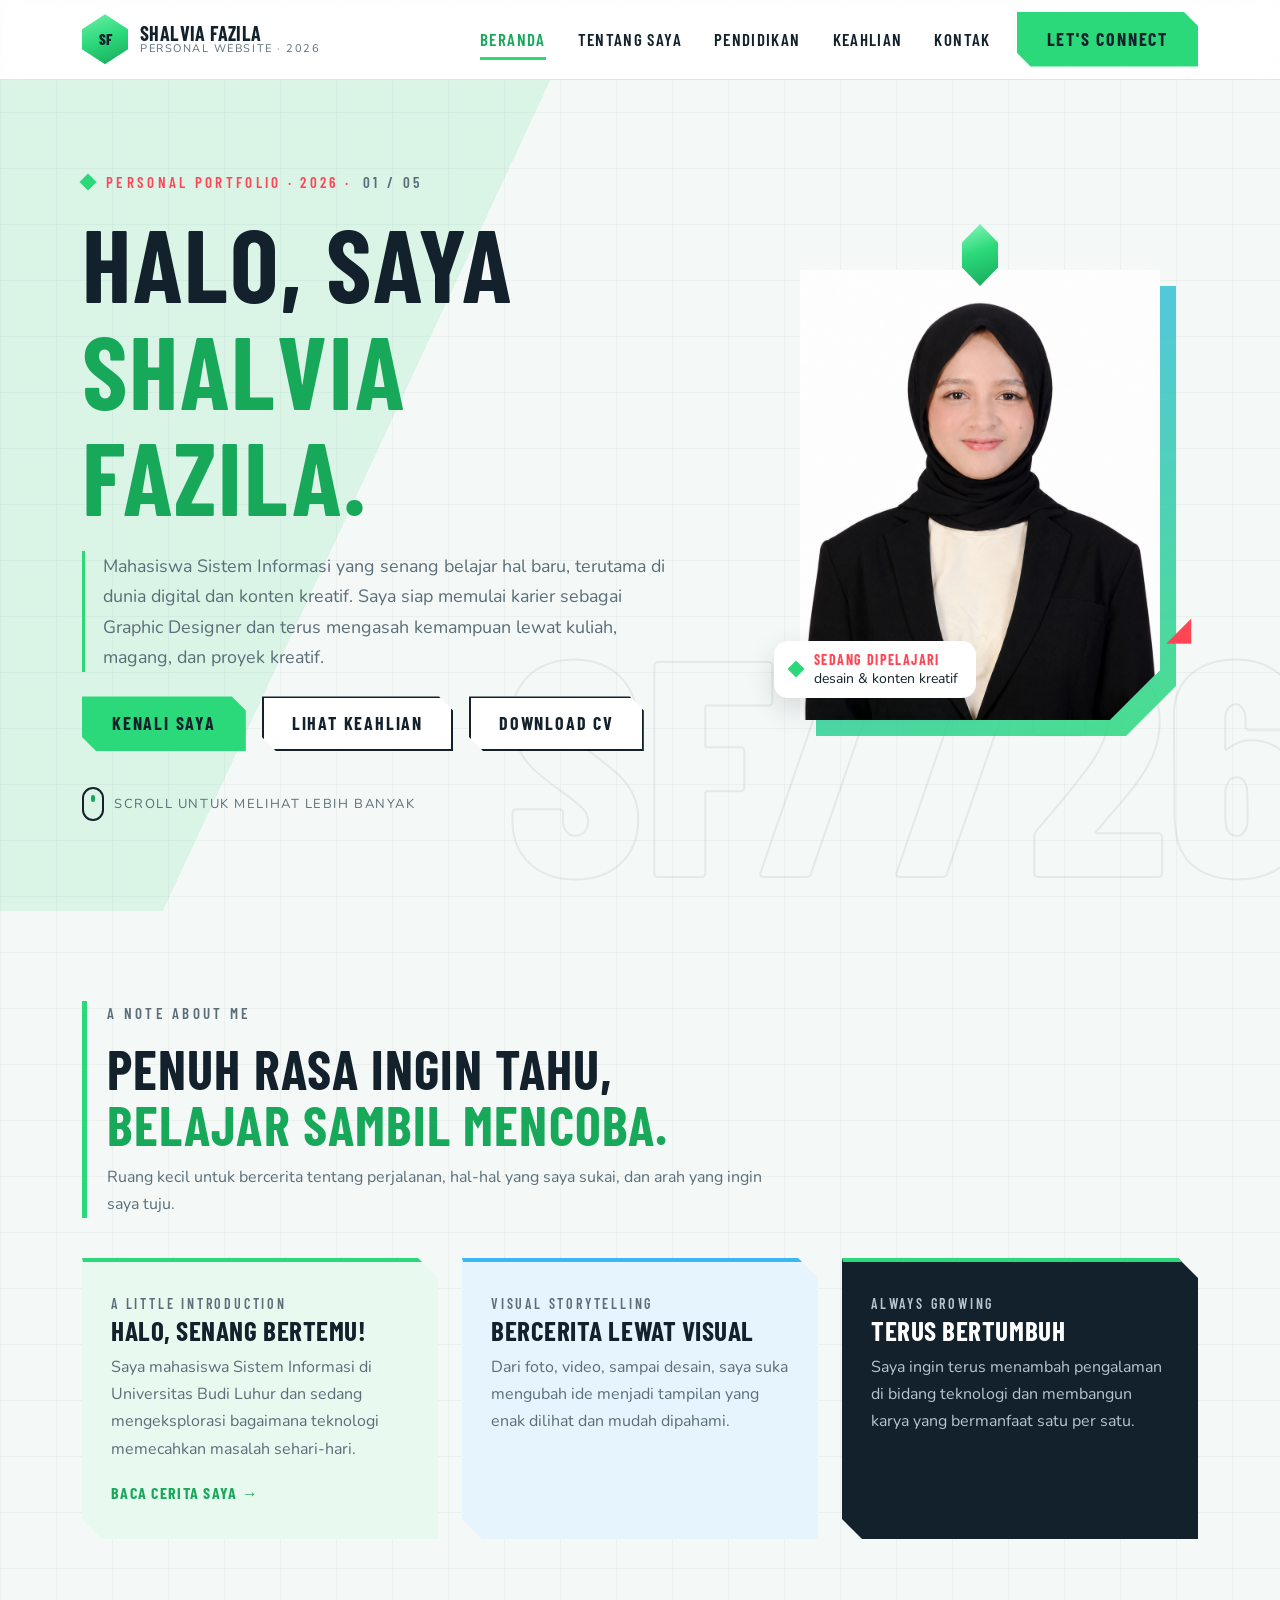
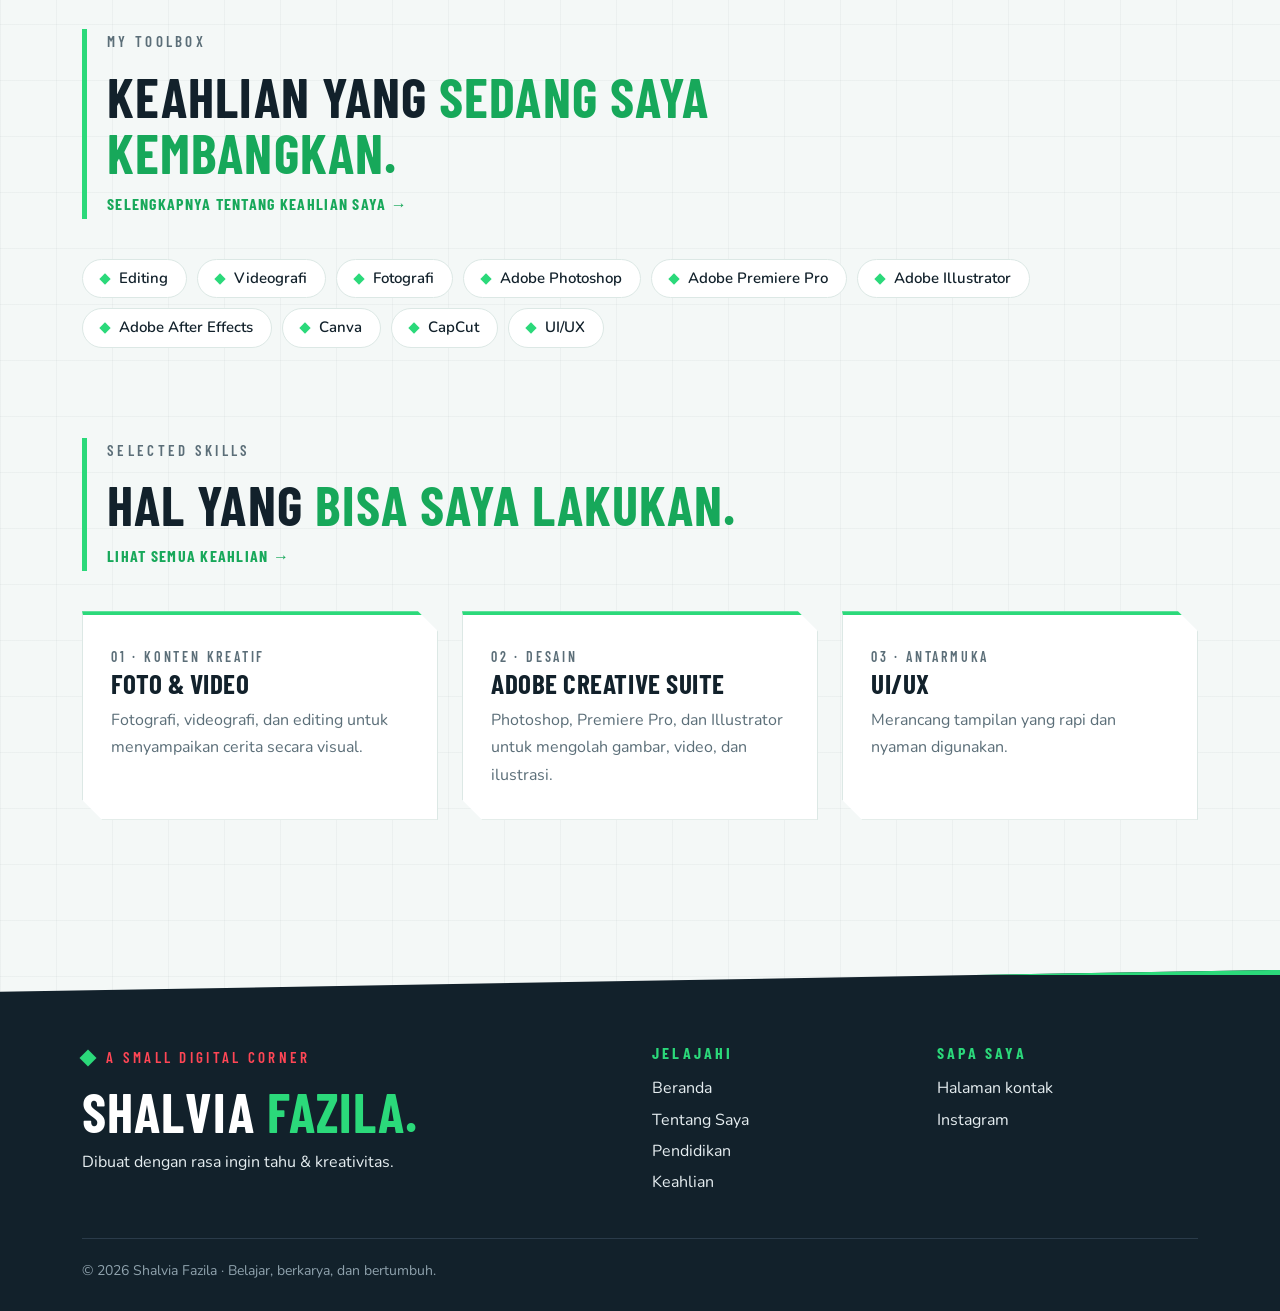
<file: index.html>
<!DOCTYPE html>
<html lang="id">
<head>
    <meta charset="UTF-8">
    <meta name="viewport" content="width=device-width, initial-scale=1.0">
    <meta name="description" content="Portfolio personal Shalvia Fazila, mahasiswa Sistem Informasi Universitas Budi Luhur yang tertarik pada desain, konten kreatif, dan teknologi.">
    <meta name="theme-color" content="#F4F8F7">
    <title>Personal Portfolio — Shalvia Fazila</title>
    <link rel="preconnect" href="https://fonts.googleapis.com">
    <link rel="preconnect" href="https://fonts.gstatic.com" crossorigin>
    <link href="https://fonts.googleapis.com/css2?family=Barlow+Condensed:wght@600;700;800&family=Nunito:wght@400;600;700&display=swap" rel="stylesheet">
    <link href="https://cdn.jsdelivr.net/npm/bootstrap@5.3.3/dist/css/bootstrap.min.css" rel="stylesheet">
    <link href="style.css" rel="stylesheet">
</head>
<body>
    <div class="scroll-progress" aria-hidden="true"></div>
    <a class="skip-link" href="#main">Lewati ke konten</a>

    <nav class="navbar navbar-expand-lg site-nav sticky-top">
        <div class="container">
            <a class="brand" href="index.html">
                <span class="brand-badge">SF</span>
                <span class="brand-text"><span class="brand-name">Shalvia Fazila</span><span class="brand-sub">personal website · 2026</span></span>
            </a>
            <button class="navbar-toggler" type="button" data-bs-toggle="collapse" data-bs-target="#menuNavbar" aria-controls="menuNavbar" aria-expanded="false" aria-label="Buka menu navigasi"><span class="navbar-toggler-icon"></span></button>
            <div class="collapse navbar-collapse" id="menuNavbar">
                <ul class="navbar-nav ms-auto align-items-lg-center gap-lg-1">
                    <li class="nav-item"><a class="nav-link active" href="index.html">Beranda</a></li><li class="nav-item"><a class="nav-link" href="about.html">Tentang Saya</a></li><li class="nav-item"><a class="nav-link" href="pendidikan.html">Pendidikan</a></li><li class="nav-item"><a class="nav-link" href="skill.html">Keahlian</a></li><li class="nav-item"><a class="nav-link" href="kontak.html">Kontak</a></li>
                    <li class="nav-item ms-lg-2 mt-2 mt-lg-0"><a class="btn-pill btn-solid" href="kontak.html">Let's Connect</a></li>
                </ul>
            </div>
        </div>
    </nav>

    <main id="main">
        <header class="hero" id="beranda">
            <div class="container">
                <div class="row align-items-center g-5">
                    <div class="col-lg-7 order-2 order-lg-1">
                        <p class="eyebrow">Personal portfolio · 2026 · <span class="page-num">01 / 05</span></p>
                        <h1>Halo, saya <em>Shalvia Fazila.</em></h1>
                        <p class="lead-text mb-4">Mahasiswa Sistem Informasi yang senang belajar hal baru, terutama di dunia digital dan konten kreatif. Saya siap memulai karier sebagai Graphic Designer dan terus mengasah kemampuan lewat kuliah, magang, dan proyek kreatif.</p>
                        <div class="d-flex flex-wrap gap-3 btn-row">
                            <a href="about.html" class="btn-pill btn-solid">Kenali Saya</a>
                            <a href="skill.html" class="btn-pill btn-line">Lihat Keahlian</a>
                            <a href="cv-shalvia-fazila.pdf" class="btn-pill btn-line" download>Download CV</a>
                        </div>
                        <div class="scroll-hint"><i></i> Scroll untuk melihat lebih banyak</div>
                    </div>
                    <div class="col-lg-5 order-1 order-lg-2">
                        <div class="hero-photo">
                            <span class="deco deco-1" aria-hidden="true">+</span>
                            <span class="deco deco-2" aria-hidden="true">◢</span>
                            <img src="foto_cv.png" alt="Foto profil Shalvia Fazila">
                            <div class="learning-chip"><strong>Sedang dipelajari</strong><br>desain &amp; konten kreatif</div>
                        </div>
                    </div>
                </div>
            </div>
        </header>

        <section class="section" id="tentang">
            <div class="container">
                <div class="section-head" data-reveal>
                    <p class="eyebrow">A note about me</p>
                    <h2>Penuh rasa ingin tahu, <em>belajar sambil mencoba.</em></h2>
                    <p>Ruang kecil untuk bercerita tentang perjalanan, hal-hal yang saya sukai, dan arah yang ingin saya tuju.</p>
                </div>
                <div class="row g-4">
                    <div class="col-md-4" data-reveal><div class="soft-card tone-blush">
                        <p class="card-num">A little introduction</p>
                        <h3>Halo, senang bertemu!</h3>
                        <p class="mb-3">Saya mahasiswa Sistem Informasi di Universitas Budi Luhur dan sedang mengeksplorasi bagaimana teknologi memecahkan masalah sehari-hari.</p>
                        <a class="text-link" href="about.html">Baca cerita saya →</a></div></div>
                    <div class="col-md-4" data-reveal><div class="soft-card tone-butter">
                        <p class="card-num">Visual storytelling</p>
                        <h3>Bercerita lewat visual</h3>
                        <p>Dari foto, video, sampai desain, saya suka mengubah ide menjadi tampilan yang enak dilihat dan mudah dipahami.</p></div></div>
                    <div class="col-md-4" data-reveal><div class="soft-card tone-sage">
                        <p class="card-num">Always growing</p>
                        <h3>Terus bertumbuh</h3>
                        <p>Saya ingin terus menambah pengalaman di bidang teknologi dan membangun karya yang bermanfaat satu per satu.</p></div></div>
                </div>
            </div>
        </section>

        <section class="section pt-0" id="toolbox">
            <div class="container">
                <div class="section-head" data-reveal>
                    <p class="eyebrow">My toolbox</p>
                    <h2>Keahlian yang <em>sedang saya kembangkan.</em></h2>
                    <a class="text-link" href="skill.html">Selengkapnya tentang keahlian saya →</a>
                </div>
                <div class="chip-wrap" data-reveal><span class="chip">Editing</span><span class="chip">Videografi</span><span class="chip">Fotografi</span><span class="chip">Adobe Photoshop</span><span class="chip">Adobe Premiere Pro</span><span class="chip">Adobe Illustrator</span><span class="chip">Adobe After Effects</span><span class="chip">Canva</span><span class="chip">CapCut</span><span class="chip">UI/UX</span></div>
            </div>
        </section>

        <section class="section pt-0" id="keahlian">
            <div class="container">
                <div class="section-head" data-reveal>
                    <p class="eyebrow">Selected skills</p>
                    <h2>Hal yang <em>bisa saya lakukan.</em></h2>
                    <a class="text-link" href="skill.html">Lihat semua keahlian →</a>
                </div>
                <div class="row g-4">
                    <div class="col-md-4" data-reveal><div class="soft-card"><p class="card-num">01 · Konten Kreatif</p><h3>Foto &amp; Video</h3><p>Fotografi, videografi, dan editing untuk menyampaikan cerita secara visual.</p></div></div>
                    <div class="col-md-4" data-reveal><div class="soft-card"><p class="card-num">02 · Desain</p><h3>Adobe Creative Suite</h3><p>Photoshop, Premiere Pro, dan Illustrator untuk mengolah gambar, video, dan ilustrasi.</p></div></div>
                    <div class="col-md-4" data-reveal><div class="soft-card"><p class="card-num">03 · Antarmuka</p><h3>UI/UX</h3><p>Merancang tampilan yang rapi dan nyaman digunakan.</p></div></div>
                </div>
            </div>
        </section>

    </main>

    <footer class="site-footer">
        <div class="container">
            <div class="row g-4">
                <div class="col-lg-6" data-reveal>
                    <p class="eyebrow" style="color:#FF4655">A small digital corner</p>
                    <h2>Shalvia <em>Fazila.</em></h2>
                    <p class="mb-0">Dibuat dengan rasa ingin tahu &amp; kreativitas.</p>
                </div>
                <div class="col-6 col-lg-3" data-reveal>
                    <h3>Jelajahi</h3>
                    <a href="index.html">Beranda</a><a href="about.html">Tentang Saya</a><a href="pendidikan.html">Pendidikan</a><a href="skill.html">Keahlian</a>
                </div>
                <div class="col-6 col-lg-3" data-reveal>
                    <h3>Sapa saya</h3>
                    <a href="kontak.html">Halaman kontak</a>
                    <a href="https://www.instagram.com/zevei/" target="_blank" rel="noopener noreferrer">Instagram</a>
                </div>
            </div>
            <div class="footer-bottom">&copy; 2026 Shalvia Fazila · Belajar, berkarya, dan bertumbuh.</div>
        </div>
    </footer>

    <button class="to-top" type="button" aria-label="Kembali ke atas">↑</button>
    <script src="https://cdn.jsdelivr.net/npm/bootstrap@5.3.3/dist/js/bootstrap.bundle.min.js"></script>
    <script src="script.js"></script>
</body>
</html>
</file>
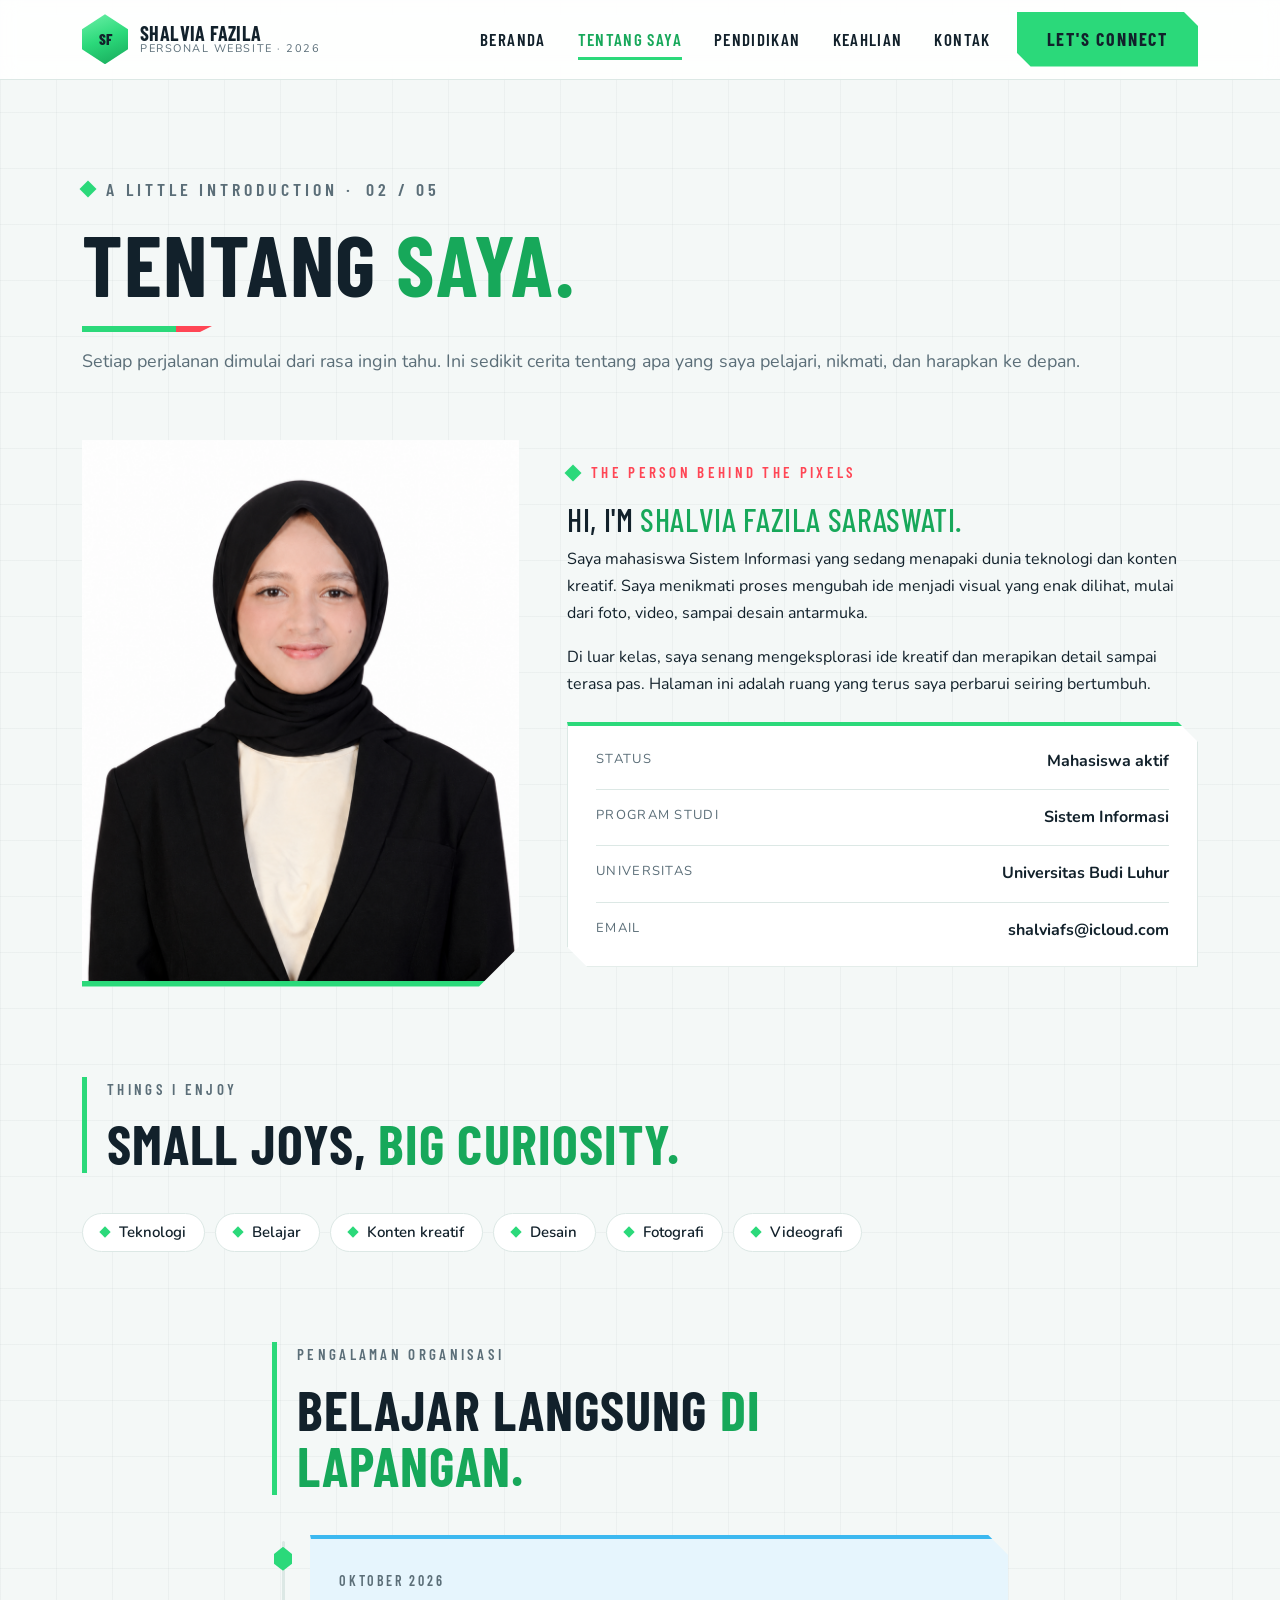
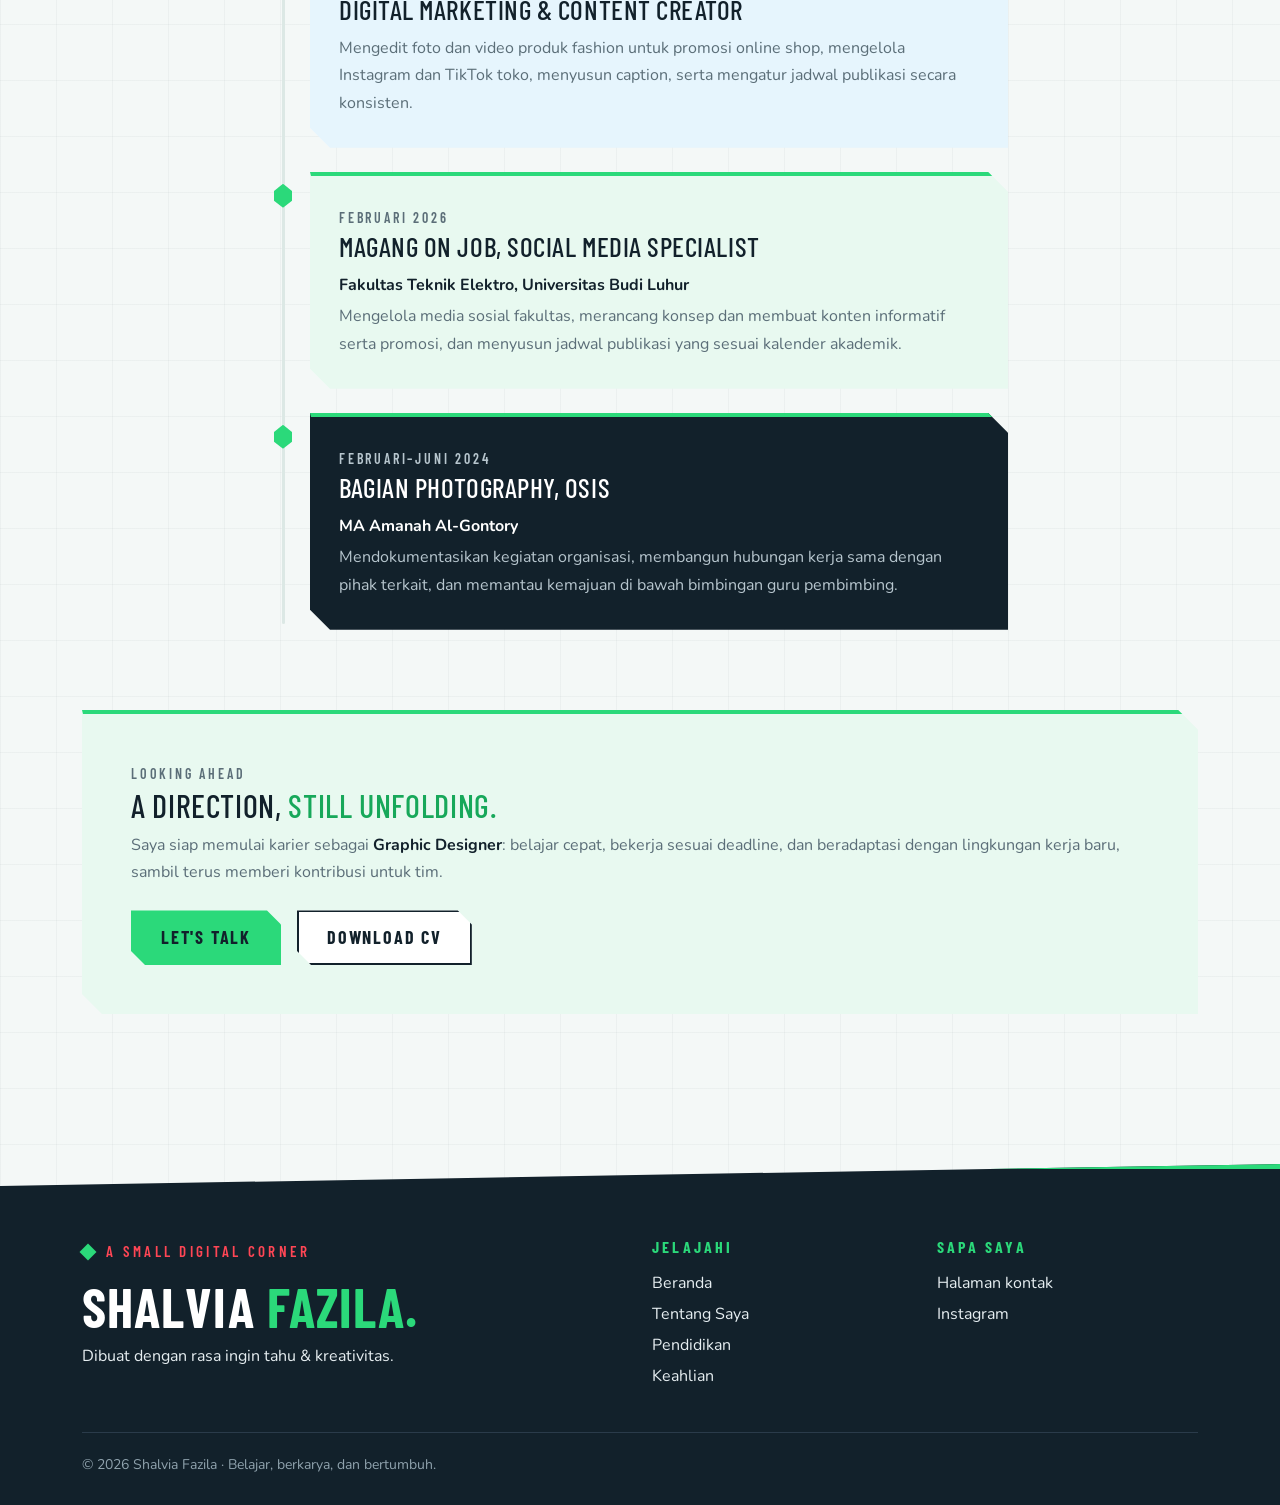
<file: about.html>
<!DOCTYPE html>
<html lang="id">
<head>
    <meta charset="UTF-8">
    <meta name="viewport" content="width=device-width, initial-scale=1.0">
    <meta name="description" content="Kenali Shalvia Fazila, minat, latar belakang, dan arah ke depan.">
    <meta name="theme-color" content="#F4F8F7">
    <title>Tentang Saya — Shalvia Fazila</title>
    <link rel="preconnect" href="https://fonts.googleapis.com">
    <link rel="preconnect" href="https://fonts.gstatic.com" crossorigin>
    <link href="https://fonts.googleapis.com/css2?family=Barlow+Condensed:wght@600;700;800&family=Nunito:wght@400;600;700&display=swap" rel="stylesheet">
    <link href="https://cdn.jsdelivr.net/npm/bootstrap@5.3.3/dist/css/bootstrap.min.css" rel="stylesheet">
    <link href="style.css" rel="stylesheet">
</head>
<body>
    <div class="scroll-progress" aria-hidden="true"></div>
    <a class="skip-link" href="#main">Lewati ke konten</a>

    <nav class="navbar navbar-expand-lg site-nav sticky-top">
        <div class="container">
            <a class="brand" href="index.html">
                <span class="brand-badge">SF</span>
                <span class="brand-text"><span class="brand-name">Shalvia Fazila</span><span class="brand-sub">personal website · 2026</span></span>
            </a>
            <button class="navbar-toggler" type="button" data-bs-toggle="collapse" data-bs-target="#menuNavbar" aria-controls="menuNavbar" aria-expanded="false" aria-label="Buka menu navigasi"><span class="navbar-toggler-icon"></span></button>
            <div class="collapse navbar-collapse" id="menuNavbar">
                <ul class="navbar-nav ms-auto align-items-lg-center gap-lg-1">
                    <li class="nav-item"><a class="nav-link" href="index.html">Beranda</a></li><li class="nav-item"><a class="nav-link active" href="about.html">Tentang Saya</a></li><li class="nav-item"><a class="nav-link" href="pendidikan.html">Pendidikan</a></li><li class="nav-item"><a class="nav-link" href="skill.html">Keahlian</a></li><li class="nav-item"><a class="nav-link" href="kontak.html">Kontak</a></li>
                    <li class="nav-item ms-lg-2 mt-2 mt-lg-0"><a class="btn-pill btn-solid" href="kontak.html">Let's Connect</a></li>
                </ul>
            </div>
        </div>
    </nav>

    <header class="page-head">
        <div class="container">
            <p class="eyebrow" data-reveal>A little introduction · <span class="page-num">02 / 05</span></p>
            <h1 data-reveal>Tentang <em>Saya.</em></h1>
            <p data-reveal>Setiap perjalanan dimulai dari rasa ingin tahu. Ini sedikit cerita tentang apa yang saya pelajari, nikmati, dan harapkan ke depan.</p>
        </div>
    </header>

    <main id="main" class="section pt-4">
        <div class="container">
            <div class="row g-5 align-items-center">
                <div class="col-md-5" data-reveal="left"><img class="about-photo" src="foto_cv.png" alt="Foto Shalvia Fazila"></div>
                <div class="col-md-7" data-reveal="right">
                    <p class="eyebrow">The person behind the pixels</p>
                    <h2 class="h2">Hi, I'm <em>Shalvia Fazila Saraswati.</em></h2>
                    <p>Saya mahasiswa Sistem Informasi yang sedang menapaki dunia teknologi dan konten kreatif. Saya menikmati proses mengubah ide menjadi visual yang enak dilihat, mulai dari foto, video, sampai desain antarmuka.</p>
                    <p>Di luar kelas, saya senang mengeksplorasi ide kreatif dan merapikan detail sampai terasa pas. Halaman ini adalah ruang yang terus saya perbarui seiring bertumbuh.</p>
                    <div class="soft-card plain mt-4 py-2">
                        <div class="info-row"><span>Status</span><strong>Mahasiswa aktif</strong></div>
                        <div class="info-row"><span>Program studi</span><strong>Sistem Informasi</strong></div>
                        <div class="info-row"><span>Universitas</span><strong>Universitas Budi Luhur</strong></div>
                        <div class="info-row"><span>Email</span><strong>shalviafs@icloud.com</strong></div>
                    </div>
                </div>
            </div>
        </div>
    </main>

    <section class="section pt-0">
        <div class="container">
            <div class="section-head" data-reveal><p class="eyebrow">Things I enjoy</p><h2>Small joys, <em>big curiosity.</em></h2></div>
            <div class="chip-wrap" data-reveal>
                <span class="chip">Teknologi</span><span class="chip">Belajar</span><span class="chip">Konten kreatif</span><span class="chip">Desain</span><span class="chip">Fotografi</span><span class="chip">Videografi</span>
            </div>
        </div>
    </section>


    <section class="section pt-0" id="pengalaman">
        <div class="container"><div class="row justify-content-center"><div class="col-lg-8">
            <div class="section-head" data-reveal><p class="eyebrow">Pengalaman organisasi</p><h2>Belajar langsung <em>di lapangan.</em></h2></div>
            <div class="timeline">
                <div class="timeline-item mb-4" data-reveal><div class="soft-card tone-butter">
                    <p class="card-num">Oktober 2026</p><h3 class="h4">Digital Marketing &amp; Content Creator</h3>
                    <p>Mengedit foto dan video produk fashion untuk promosi online shop, mengelola Instagram dan TikTok toko, menyusun caption, serta mengatur jadwal publikasi secara konsisten.</p></div></div>
                <div class="timeline-item mb-4" data-reveal><div class="soft-card tone-blush">
                    <p class="card-num">Februari 2026</p><h3 class="h4">Magang On Job, Social Media Specialist</h3>
                    <p class="mb-1"><strong>Fakultas Teknik Elektro, Universitas Budi Luhur</strong></p>
                    <p>Mengelola media sosial fakultas, merancang konsep dan membuat konten informatif serta promosi, dan menyusun jadwal publikasi yang sesuai kalender akademik.</p></div></div>
                <div class="timeline-item" data-reveal><div class="soft-card tone-sage">
                    <p class="card-num">Februari–Juni 2024</p><h3 class="h4">Bagian Photography, OSIS</h3>
                    <p class="mb-1"><strong>MA Amanah Al-Gontory</strong></p>
                    <p>Mendokumentasikan kegiatan organisasi, membangun hubungan kerja sama dengan pihak terkait, dan memantau kemajuan di bawah bimbingan guru pembimbing.</p></div></div>
            </div>
        </div></div></div>
    </section>

    <section class="section pt-0">
        <div class="container">
            <div class="soft-card tone-blush p-4 p-md-5" data-reveal>
                <p class="card-num">Looking ahead</p>
                <h2 class="h2">A direction, <em>still unfolding.</em></h2>
                <p class="mb-4">Saya siap memulai karier sebagai <strong>Graphic Designer</strong>: belajar cepat, bekerja sesuai deadline, dan beradaptasi dengan lingkungan kerja baru, sambil terus memberi kontribusi untuk tim.</p>
                <div class="d-flex flex-wrap gap-3"><a href="kontak.html" class="btn-pill btn-solid">Let's talk</a><a href="cv-shalvia-fazila.pdf" class="btn-pill btn-line" download>Download CV</a></div>
            </div>
        </div>
    </section>

    <footer class="site-footer">
        <div class="container">
            <div class="row g-4">
                <div class="col-lg-6" data-reveal>
                    <p class="eyebrow" style="color:#FF4655">A small digital corner</p>
                    <h2>Shalvia <em>Fazila.</em></h2>
                    <p class="mb-0">Dibuat dengan rasa ingin tahu &amp; kreativitas.</p>
                </div>
                <div class="col-6 col-lg-3" data-reveal>
                    <h3>Jelajahi</h3>
                    <a href="index.html">Beranda</a><a href="about.html">Tentang Saya</a><a href="pendidikan.html">Pendidikan</a><a href="skill.html">Keahlian</a>
                </div>
                <div class="col-6 col-lg-3" data-reveal>
                    <h3>Sapa saya</h3>
                    <a href="kontak.html">Halaman kontak</a>
                    <a href="https://www.instagram.com/zevei/" target="_blank" rel="noopener noreferrer">Instagram</a>
                </div>
            </div>
            <div class="footer-bottom">&copy; 2026 Shalvia Fazila · Belajar, berkarya, dan bertumbuh.</div>
        </div>
    </footer>

    <button class="to-top" type="button" aria-label="Kembali ke atas">↑</button>
    <script src="https://cdn.jsdelivr.net/npm/bootstrap@5.3.3/dist/js/bootstrap.bundle.min.js"></script>
    <script src="script.js"></script>
</body>
</html>
</file>
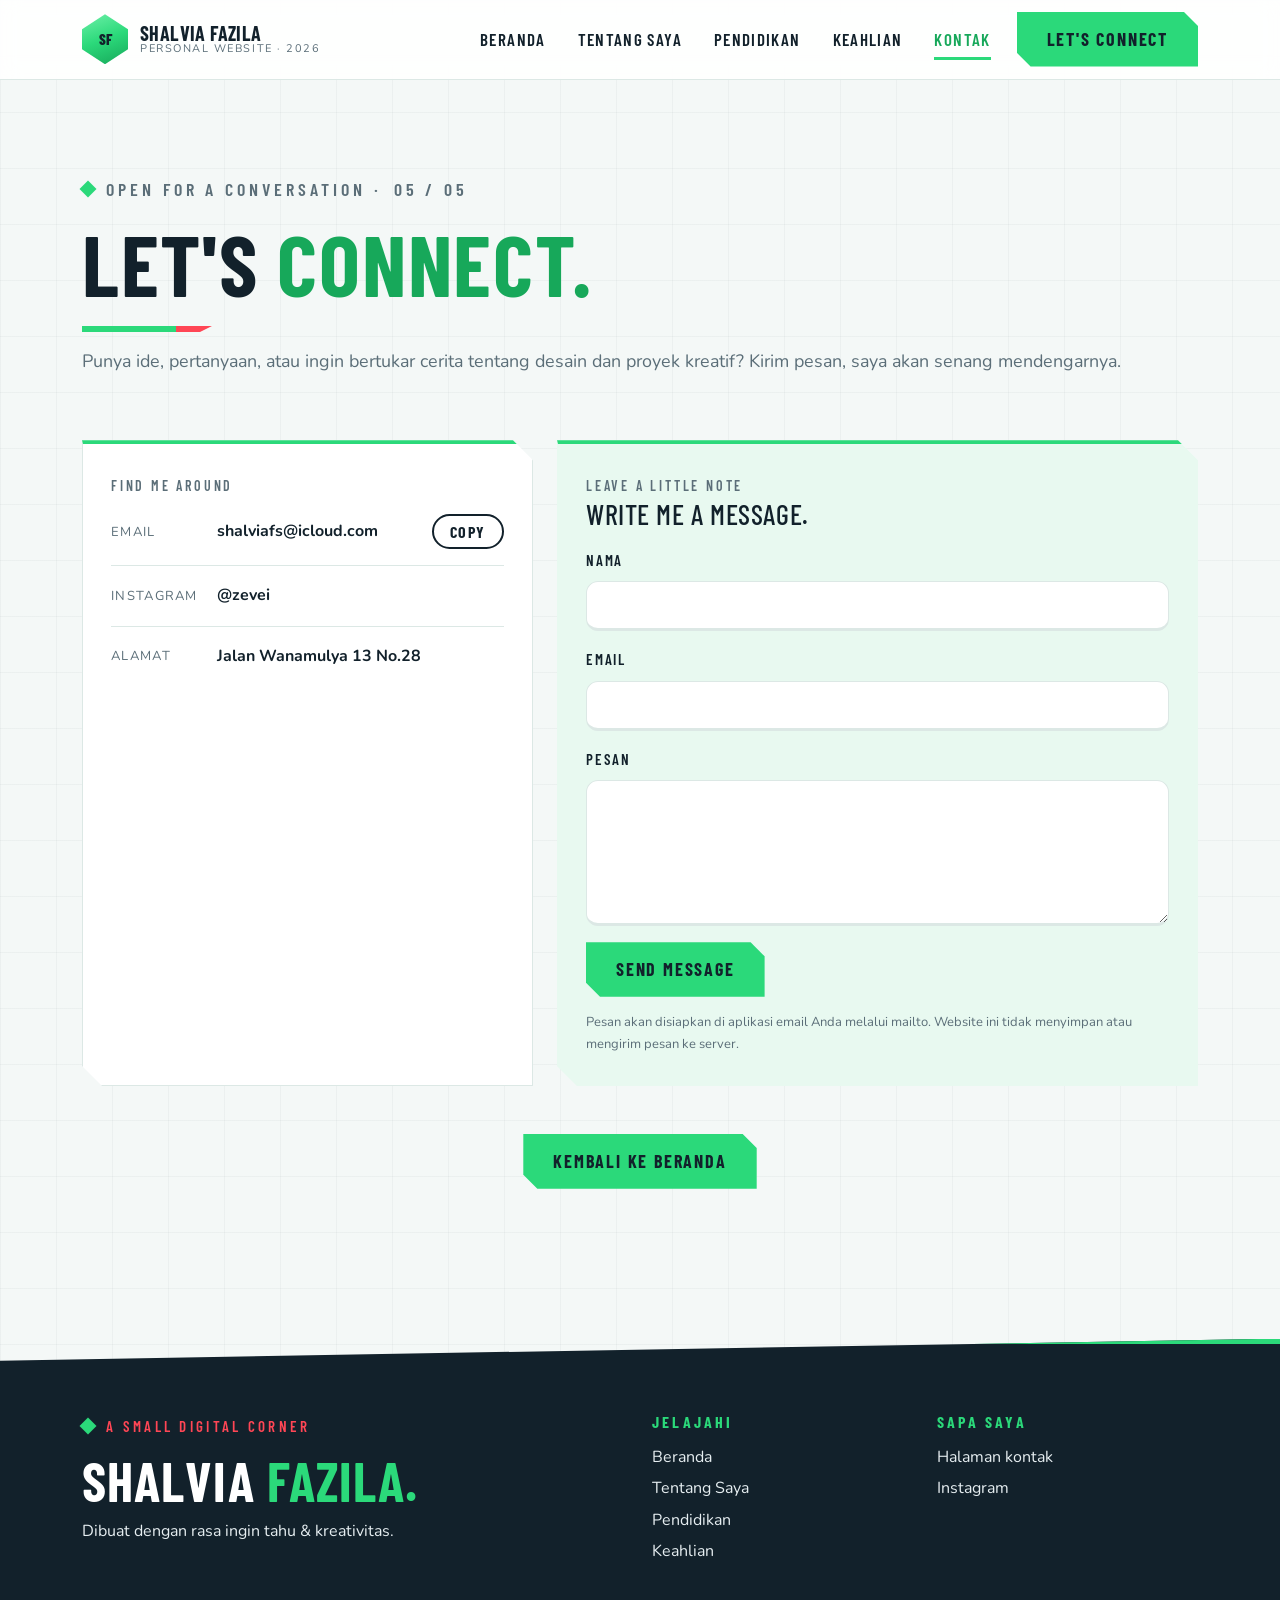
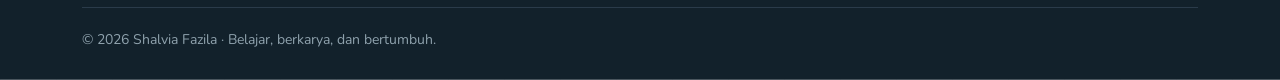
<file: kontak.html>
<!DOCTYPE html>
<html lang="id">
<head>
    <meta charset="UTF-8">
    <meta name="viewport" content="width=device-width, initial-scale=1.0">
    <meta name="description" content="Hubungi Shalvia Fazila untuk bertukar ide dan berkolaborasi.">
    <meta name="theme-color" content="#F4F8F7">
    <title>Kontak — Shalvia Fazila</title>
    <link rel="preconnect" href="https://fonts.googleapis.com">
    <link rel="preconnect" href="https://fonts.gstatic.com" crossorigin>
    <link href="https://fonts.googleapis.com/css2?family=Barlow+Condensed:wght@600;700;800&family=Nunito:wght@400;600;700&display=swap" rel="stylesheet">
    <link href="https://cdn.jsdelivr.net/npm/bootstrap@5.3.3/dist/css/bootstrap.min.css" rel="stylesheet">
    <link href="style.css" rel="stylesheet">
</head>
<body>
    <div class="scroll-progress" aria-hidden="true"></div>
    <a class="skip-link" href="#main">Lewati ke konten</a>

    <nav class="navbar navbar-expand-lg site-nav sticky-top">
        <div class="container">
            <a class="brand" href="index.html">
                <span class="brand-badge">SF</span>
                <span class="brand-text"><span class="brand-name">Shalvia Fazila</span><span class="brand-sub">personal website · 2026</span></span>
            </a>
            <button class="navbar-toggler" type="button" data-bs-toggle="collapse" data-bs-target="#menuNavbar" aria-controls="menuNavbar" aria-expanded="false" aria-label="Buka menu navigasi"><span class="navbar-toggler-icon"></span></button>
            <div class="collapse navbar-collapse" id="menuNavbar">
                <ul class="navbar-nav ms-auto align-items-lg-center gap-lg-1">
                    <li class="nav-item"><a class="nav-link" href="index.html">Beranda</a></li><li class="nav-item"><a class="nav-link" href="about.html">Tentang Saya</a></li><li class="nav-item"><a class="nav-link" href="pendidikan.html">Pendidikan</a></li><li class="nav-item"><a class="nav-link" href="skill.html">Keahlian</a></li><li class="nav-item"><a class="nav-link active" href="kontak.html">Kontak</a></li>
                    <li class="nav-item ms-lg-2 mt-2 mt-lg-0"><a class="btn-pill btn-solid" href="kontak.html">Let's Connect</a></li>
                </ul>
            </div>
        </div>
    </nav>

    <header class="page-head">
        <div class="container">
            <p class="eyebrow" data-reveal>Open for a conversation · <span class="page-num">05 / 05</span></p>
            <h1 data-reveal>Let's <em>Connect.</em></h1>
            <p data-reveal>Punya ide, pertanyaan, atau ingin bertukar cerita tentang desain dan proyek kreatif? Kirim pesan, saya akan senang mendengarnya.</p>
        </div>
    </header>

    <main id="main" class="section pt-4">
        <div class="container">
            <div class="row g-4">
                <div class="col-lg-5" data-reveal="left"><div class="soft-card">
                    <p class="card-num">Find me around</p>
                    <div class="find-row"><span>Email</span><strong>shalviafs@icloud.com</strong><button type="button" class="copy-btn" data-copy="shalviafs@icloud.com">Copy</button></div>
                    <div class="find-row"><span>Instagram</span><a href="https://www.instagram.com/zevei/" target="_blank" rel="noopener noreferrer">@zevei</a></div>
                    <div class="find-row"><span>Alamat</span><strong>Jalan Wanamulya 13 No.28</strong></div>
                </div></div>
                <div class="col-lg-7" data-reveal="right"><div class="soft-card tone-blush">
                    <p class="card-num">Leave a little note</p>
                    <h2 class="h3 mb-3">Write me a message.</h2>
                    <form id="contactForm">
                        <div class="mb-3"><label class="form-label" for="nama">Nama</label><input class="form-control" id="nama" name="nama" required autocomplete="name"></div>
                        <div class="mb-3"><label class="form-label" for="email">Email</label><input class="form-control" id="email" name="email" type="email" required autocomplete="email"></div>
                        <div class="mb-3"><label class="form-label" for="pesan">Pesan</label><textarea class="form-control" id="pesan" name="pesan" rows="5" required></textarea></div>
                        <button class="btn-pill btn-solid" type="submit">Send Message</button>
                        <p class="form-note mb-0">Pesan akan disiapkan di aplikasi email Anda melalui mailto. Website ini tidak menyimpan atau mengirim pesan ke server.</p>
                    </form>
                </div></div>
            </div><div class="text-center mt-5" data-reveal><a href="index.html" class="btn-pill btn-solid">Kembali ke Beranda</a></div>
        </div>
    </main>

    <footer class="site-footer">
        <div class="container">
            <div class="row g-4">
                <div class="col-lg-6" data-reveal>
                    <p class="eyebrow" style="color:#FF4655">A small digital corner</p>
                    <h2>Shalvia <em>Fazila.</em></h2>
                    <p class="mb-0">Dibuat dengan rasa ingin tahu &amp; kreativitas.</p>
                </div>
                <div class="col-6 col-lg-3" data-reveal>
                    <h3>Jelajahi</h3>
                    <a href="index.html">Beranda</a><a href="about.html">Tentang Saya</a><a href="pendidikan.html">Pendidikan</a><a href="skill.html">Keahlian</a>
                </div>
                <div class="col-6 col-lg-3" data-reveal>
                    <h3>Sapa saya</h3>
                    <a href="kontak.html">Halaman kontak</a>
                    <a href="https://www.instagram.com/zevei/" target="_blank" rel="noopener noreferrer">Instagram</a>
                </div>
            </div>
            <div class="footer-bottom">&copy; 2026 Shalvia Fazila · Belajar, berkarya, dan bertumbuh.</div>
        </div>
    </footer>

    <button class="to-top" type="button" aria-label="Kembali ke atas">↑</button>
    <script src="https://cdn.jsdelivr.net/npm/bootstrap@5.3.3/dist/js/bootstrap.bundle.min.js"></script>
    <script src="script.js"></script>
</body>
</html>
</file>
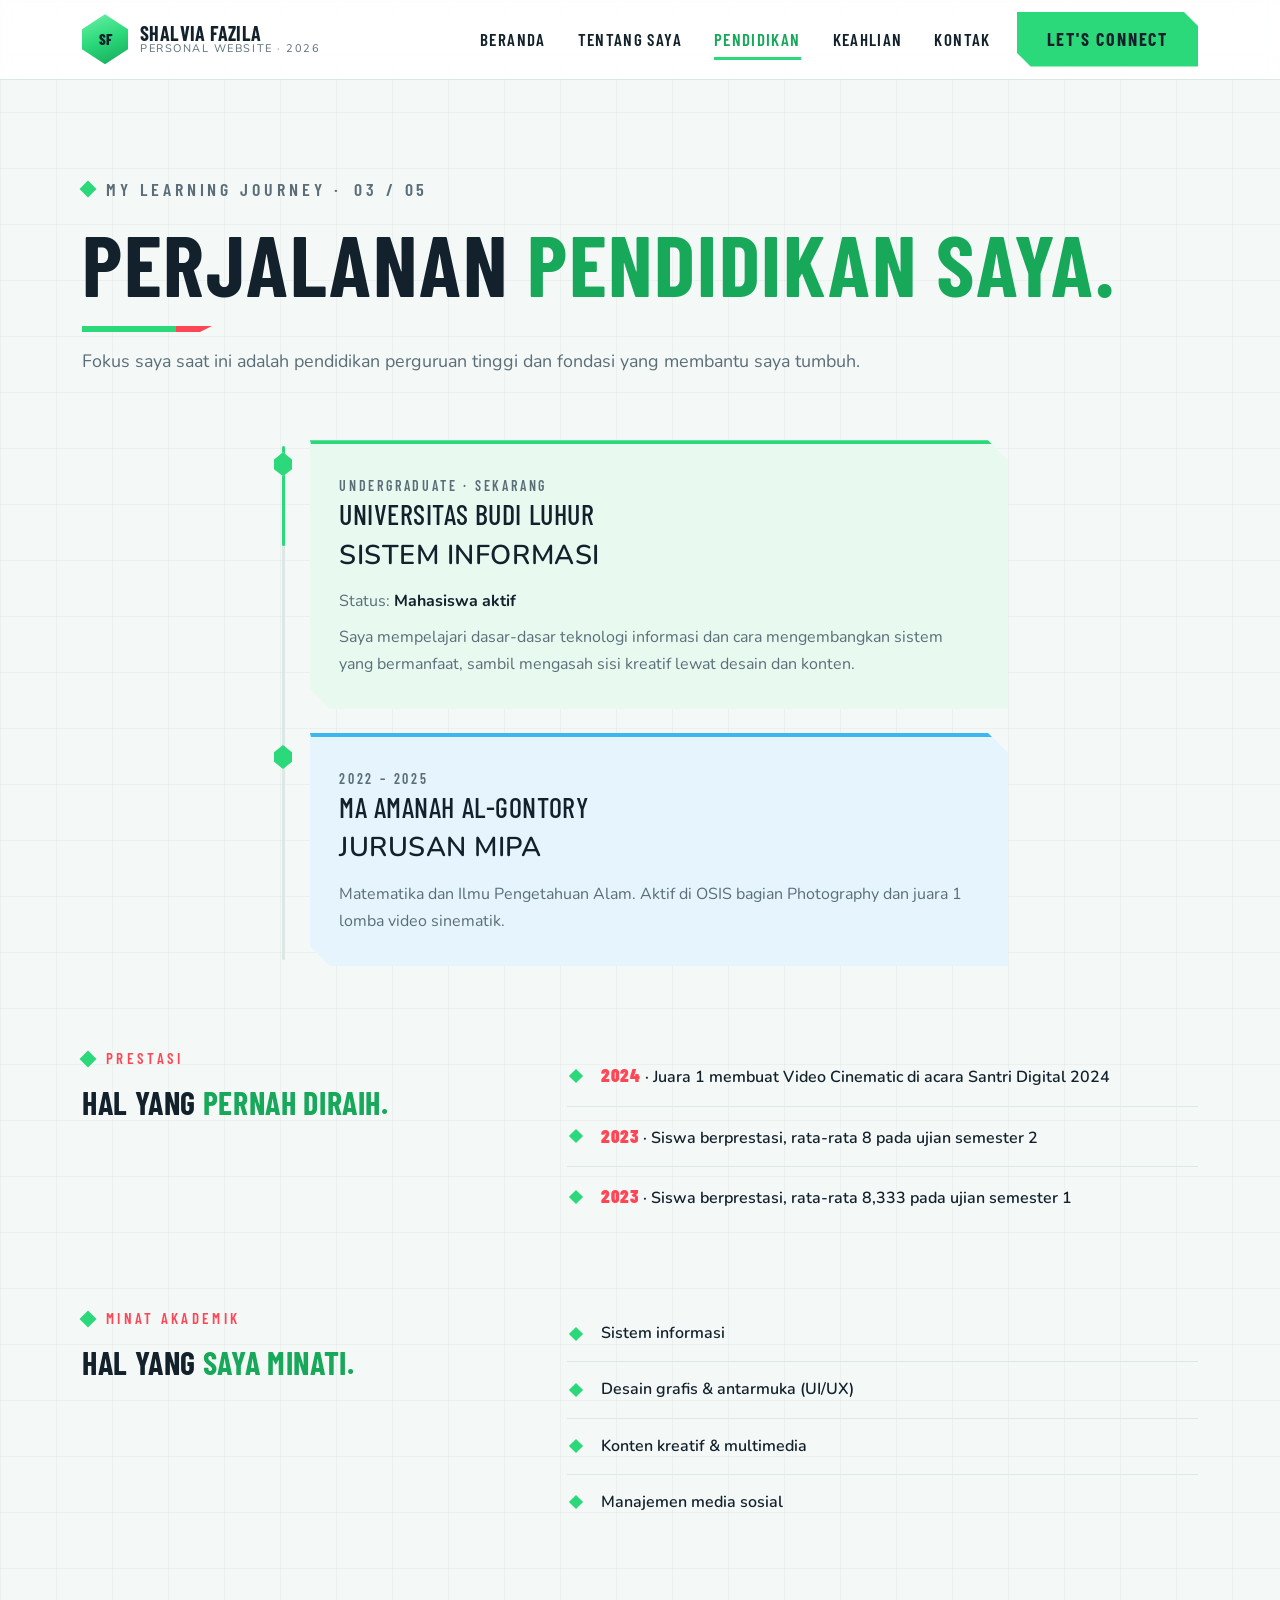
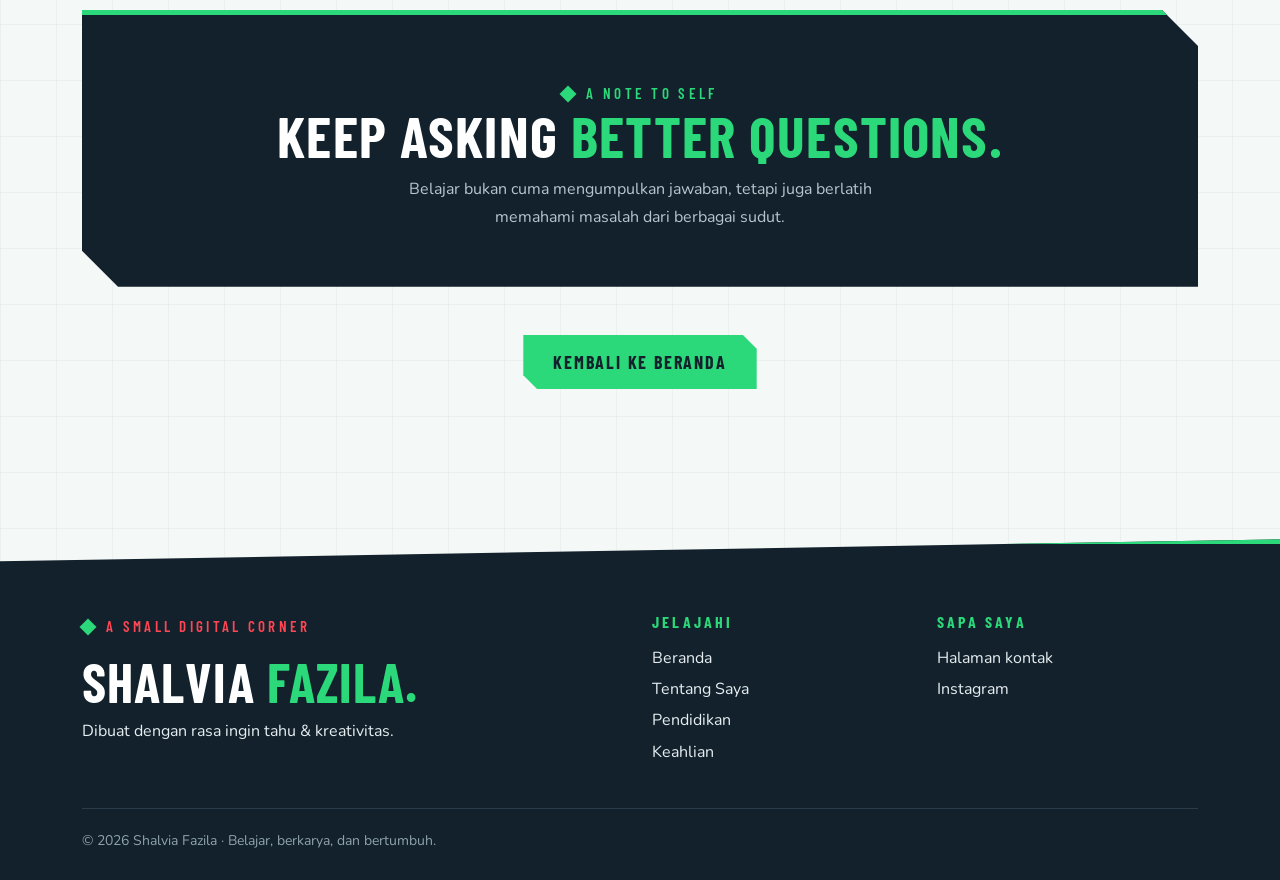
<file: pendidikan.html>
<!DOCTYPE html>
<html lang="id">
<head>
    <meta charset="UTF-8">
    <meta name="viewport" content="width=device-width, initial-scale=1.0">
    <meta name="description" content="Pendidikan perguruan tinggi dan minat akademik Shalvia Fazila.">
    <meta name="theme-color" content="#F4F8F7">
    <title>Pendidikan — Shalvia Fazila</title>
    <link rel="preconnect" href="https://fonts.googleapis.com">
    <link rel="preconnect" href="https://fonts.gstatic.com" crossorigin>
    <link href="https://fonts.googleapis.com/css2?family=Barlow+Condensed:wght@600;700;800&family=Nunito:wght@400;600;700&display=swap" rel="stylesheet">
    <link href="https://cdn.jsdelivr.net/npm/bootstrap@5.3.3/dist/css/bootstrap.min.css" rel="stylesheet">
    <link href="style.css" rel="stylesheet">
</head>
<body>
    <div class="scroll-progress" aria-hidden="true"></div>
    <a class="skip-link" href="#main">Lewati ke konten</a>

    <nav class="navbar navbar-expand-lg site-nav sticky-top">
        <div class="container">
            <a class="brand" href="index.html">
                <span class="brand-badge">SF</span>
                <span class="brand-text"><span class="brand-name">Shalvia Fazila</span><span class="brand-sub">personal website · 2026</span></span>
            </a>
            <button class="navbar-toggler" type="button" data-bs-toggle="collapse" data-bs-target="#menuNavbar" aria-controls="menuNavbar" aria-expanded="false" aria-label="Buka menu navigasi"><span class="navbar-toggler-icon"></span></button>
            <div class="collapse navbar-collapse" id="menuNavbar">
                <ul class="navbar-nav ms-auto align-items-lg-center gap-lg-1">
                    <li class="nav-item"><a class="nav-link" href="index.html">Beranda</a></li><li class="nav-item"><a class="nav-link" href="about.html">Tentang Saya</a></li><li class="nav-item"><a class="nav-link active" href="pendidikan.html">Pendidikan</a></li><li class="nav-item"><a class="nav-link" href="skill.html">Keahlian</a></li><li class="nav-item"><a class="nav-link" href="kontak.html">Kontak</a></li>
                    <li class="nav-item ms-lg-2 mt-2 mt-lg-0"><a class="btn-pill btn-solid" href="kontak.html">Let's Connect</a></li>
                </ul>
            </div>
        </div>
    </nav>

    <header class="page-head">
        <div class="container">
            <p class="eyebrow" data-reveal>My learning journey · <span class="page-num">03 / 05</span></p>
            <h1 data-reveal>Perjalanan <em>pendidikan saya.</em></h1>
            <p data-reveal>Fokus saya saat ini adalah pendidikan perguruan tinggi dan fondasi yang membantu saya tumbuh.</p>
        </div>
    </header>

    <main id="main" class="section pt-4">
        <div class="container">
            <div class="row justify-content-center"><div class="col-lg-8">
                <div class="timeline"><span class="t-fill"></span>
                    <div class="timeline-item" data-reveal>
                        <div class="soft-card tone-blush">
                            <p class="card-num">Undergraduate · Sekarang</p>
                            <h2 class="h3">Universitas Budi Luhur</h2>
                            <h3 class="h5 mb-3" style="font-family:'Nunito',sans-serif;font-weight:600">Sistem Informasi</h3>
                            <p class="mb-2">Status: <strong>Mahasiswa aktif</strong></p>
                            <p>Saya mempelajari dasar-dasar teknologi informasi dan cara mengembangkan sistem yang bermanfaat, sambil mengasah sisi kreatif lewat desain dan konten.</p>
                        </div>
                    </div>
                    <div class="timeline-item mt-4" data-reveal>
                        <div class="soft-card tone-butter">
                            <p class="card-num">2022 – 2025</p>
                            <h2 class="h3">MA Amanah Al-Gontory</h2>
                            <h3 class="h5 mb-3" style="font-family:'Nunito',sans-serif;font-weight:600">Jurusan MIPA</h3>
                            <p class="mb-0">Matematika dan Ilmu Pengetahuan Alam. Aktif di OSIS bagian Photography dan juara 1 lomba video sinematik.</p>
                        </div>
                    </div>
                </div>
            </div></div>
        </div>
    </main>

    <section class="section pt-0">
        <div class="container"><div class="row g-5 align-items-start">
            <div class="col-md-5" data-reveal="left"><p class="eyebrow">Prestasi</p><h2>Hal yang <em>pernah diraih.</em></h2></div>
            <div class="col-md-7" data-reveal="right"><ul class="check-list">
                <li><strong>2024</strong> · Juara 1 membuat Video Cinematic di acara Santri Digital 2024</li>
                <li><strong>2023</strong> · Siswa berprestasi, rata-rata 8 pada ujian semester 2</li>
                <li><strong>2023</strong> · Siswa berprestasi, rata-rata 8,333 pada ujian semester 1</li>
            </ul></div>
        </div></div>
    </section>

    <section class="section pt-0">
        <div class="container"><div class="row g-5 align-items-start">
            <div class="col-md-5" data-reveal="left"><p class="eyebrow">Minat akademik</p><h2>Hal yang <em>saya minati.</em></h2></div>
            <div class="col-md-7" data-reveal="right"><ul class="check-list">
                <li>Sistem informasi</li><li>Desain grafis &amp; antarmuka (UI/UX)</li><li>Konten kreatif &amp; multimedia</li><li>Manajemen media sosial</li>
            </ul></div>
        </div></div>
    </section>

    <section class="section pt-0">
        <div class="container"><div class="note-band" data-reveal>
            <p class="eyebrow" style="color:#FF4655">A note to self</p>
            <h2>Keep asking <em>better questions.</em></h2>
            <p>Belajar bukan cuma mengumpulkan jawaban, tetapi juga berlatih memahami masalah dari berbagai sudut.</p>
        </div><div class="text-center mt-5" data-reveal><a href="index.html" class="btn-pill btn-solid">Kembali ke Beranda</a></div></div>
    </section>

    <footer class="site-footer">
        <div class="container">
            <div class="row g-4">
                <div class="col-lg-6" data-reveal>
                    <p class="eyebrow" style="color:#FF4655">A small digital corner</p>
                    <h2>Shalvia <em>Fazila.</em></h2>
                    <p class="mb-0">Dibuat dengan rasa ingin tahu &amp; kreativitas.</p>
                </div>
                <div class="col-6 col-lg-3" data-reveal>
                    <h3>Jelajahi</h3>
                    <a href="index.html">Beranda</a><a href="about.html">Tentang Saya</a><a href="pendidikan.html">Pendidikan</a><a href="skill.html">Keahlian</a>
                </div>
                <div class="col-6 col-lg-3" data-reveal>
                    <h3>Sapa saya</h3>
                    <a href="kontak.html">Halaman kontak</a>
                    <a href="https://www.instagram.com/zevei/" target="_blank" rel="noopener noreferrer">Instagram</a>
                </div>
            </div>
            <div class="footer-bottom">&copy; 2026 Shalvia Fazila · Belajar, berkarya, dan bertumbuh.</div>
        </div>
    </footer>

    <button class="to-top" type="button" aria-label="Kembali ke atas">↑</button>
    <script src="https://cdn.jsdelivr.net/npm/bootstrap@5.3.3/dist/js/bootstrap.bundle.min.js"></script>
    <script src="script.js"></script>
</body>
</html>
</file>
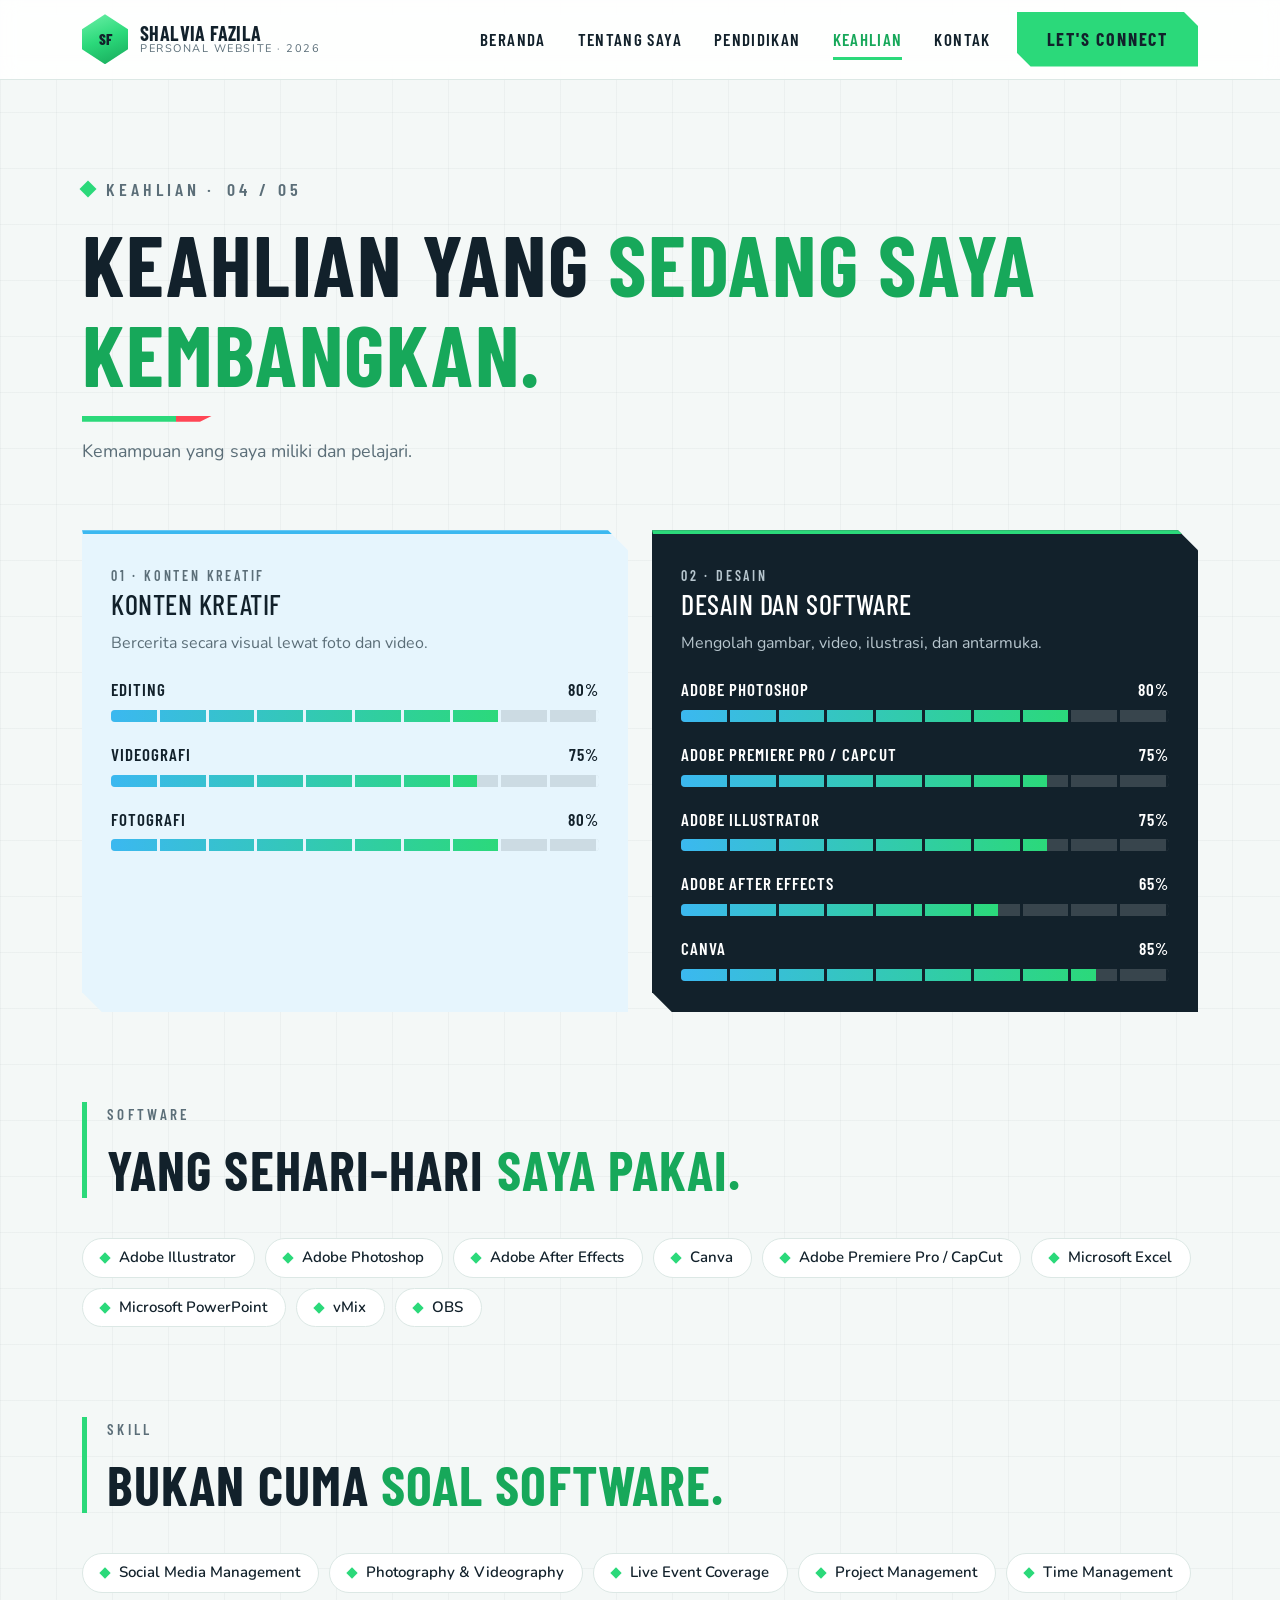
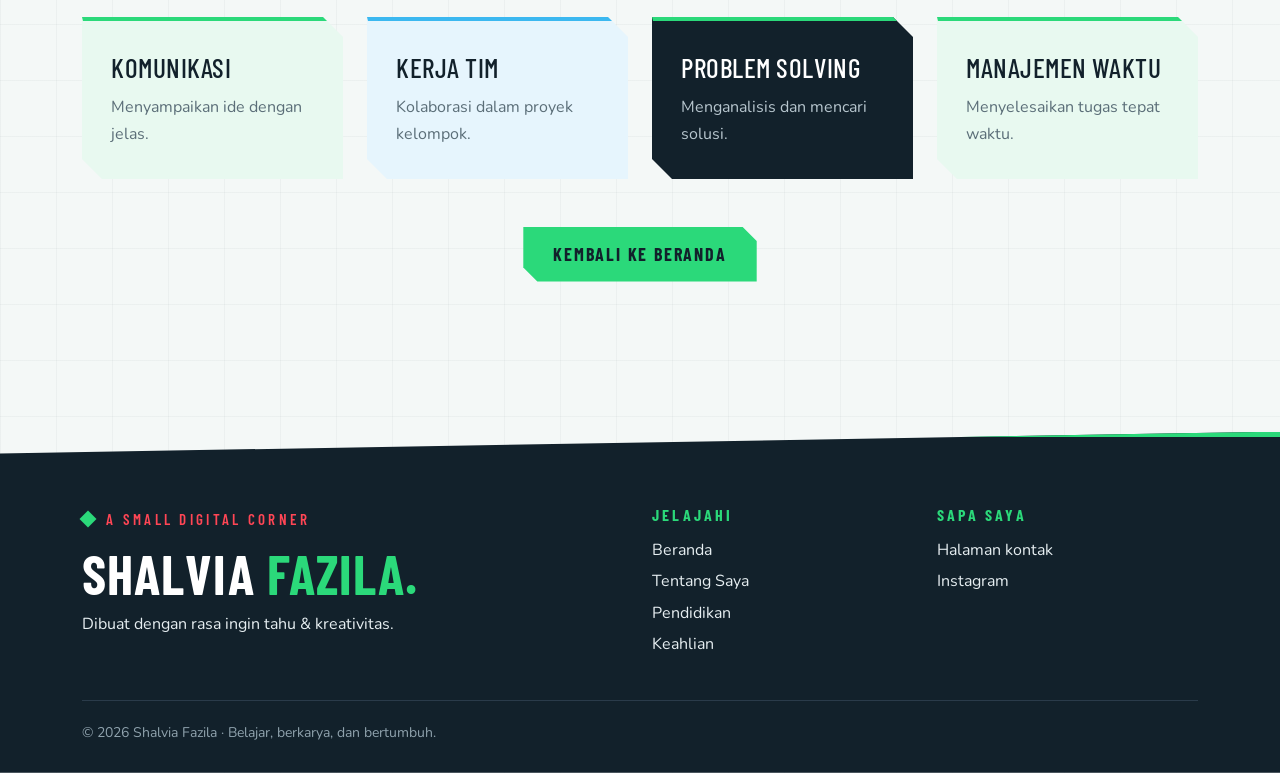
<file: skill.html>
<!DOCTYPE html>
<html lang="id">
<head>
    <meta charset="UTF-8">
    <meta name="viewport" content="width=device-width, initial-scale=1.0">
    <meta name="description" content="Keahlian Shalvia Fazila di konten kreatif, desain, dan software.">
    <meta name="theme-color" content="#F4F8F7">
    <title>Keahlian — Shalvia Fazila</title>
    <link rel="preconnect" href="https://fonts.googleapis.com">
    <link rel="preconnect" href="https://fonts.gstatic.com" crossorigin>
    <link href="https://fonts.googleapis.com/css2?family=Barlow+Condensed:wght@600;700;800&family=Nunito:wght@400;600;700&display=swap" rel="stylesheet">
    <link href="https://cdn.jsdelivr.net/npm/bootstrap@5.3.3/dist/css/bootstrap.min.css" rel="stylesheet">
    <link href="style.css" rel="stylesheet">
</head>
<body>
    <div class="scroll-progress" aria-hidden="true"></div>
    <a class="skip-link" href="#main">Lewati ke konten</a>

    <nav class="navbar navbar-expand-lg site-nav sticky-top">
        <div class="container">
            <a class="brand" href="index.html">
                <span class="brand-badge">SF</span>
                <span class="brand-text"><span class="brand-name">Shalvia Fazila</span><span class="brand-sub">personal website · 2026</span></span>
            </a>
            <button class="navbar-toggler" type="button" data-bs-toggle="collapse" data-bs-target="#menuNavbar" aria-controls="menuNavbar" aria-expanded="false" aria-label="Buka menu navigasi"><span class="navbar-toggler-icon"></span></button>
            <div class="collapse navbar-collapse" id="menuNavbar">
                <ul class="navbar-nav ms-auto align-items-lg-center gap-lg-1">
                    <li class="nav-item"><a class="nav-link" href="index.html">Beranda</a></li><li class="nav-item"><a class="nav-link" href="about.html">Tentang Saya</a></li><li class="nav-item"><a class="nav-link" href="pendidikan.html">Pendidikan</a></li><li class="nav-item"><a class="nav-link active" href="skill.html">Keahlian</a></li><li class="nav-item"><a class="nav-link" href="kontak.html">Kontak</a></li>
                    <li class="nav-item ms-lg-2 mt-2 mt-lg-0"><a class="btn-pill btn-solid" href="kontak.html">Let's Connect</a></li>
                </ul>
            </div>
        </div>
    </nav>

    <header class="page-head">
        <div class="container">
            <p class="eyebrow" data-reveal>Keahlian · <span class="page-num">04 / 05</span></p>
            <h1 data-reveal>Keahlian yang <em>sedang saya kembangkan.</em></h1>
            <p data-reveal>Kemampuan yang saya miliki dan pelajari.</p>
        </div>
    </header>

    <main id="main" class="section pt-4">
        <div class="container">
            <div class="row g-4">
                <div class="col-md-6" data-reveal><div class="soft-card tone-butter">
                    <p class="card-num">01 · Konten Kreatif</p><h2 class="h3">Konten Kreatif</h2>
                    <p>Bercerita secara visual lewat foto dan video.</p><div class="skill-line"><div class="top"><span>Editing</span><span>80%</span></div><div class="bar"><b data-level="80"></b></div></div><div class="skill-line"><div class="top"><span>Videografi</span><span>75%</span></div><div class="bar"><b data-level="75"></b></div></div><div class="skill-line"><div class="top"><span>Fotografi</span><span>80%</span></div><div class="bar"><b data-level="80"></b></div></div></div></div>
                <div class="col-md-6" data-reveal><div class="soft-card tone-sage">
                    <p class="card-num">02 · Desain</p><h2 class="h3">Desain dan Software</h2>
                    <p>Mengolah gambar, video, ilustrasi, dan antarmuka.</p><div class="skill-line"><div class="top"><span>Adobe Photoshop</span><span>80%</span></div><div class="bar"><b data-level="80"></b></div></div><div class="skill-line"><div class="top"><span>Adobe Premiere Pro / CapCut</span><span>75%</span></div><div class="bar"><b data-level="75"></b></div></div><div class="skill-line"><div class="top"><span>Adobe Illustrator</span><span>75%</span></div><div class="bar"><b data-level="75"></b></div></div><div class="skill-line"><div class="top"><span>Adobe After Effects</span><span>65%</span></div><div class="bar"><b data-level="65"></b></div></div><div class="skill-line"><div class="top"><span>Canva</span><span>85%</span></div><div class="bar"><b data-level="85"></b></div></div></div></div>
            </div>
        </div>
    </main>


    <section class="section pt-0">
        <div class="container">
            <div class="section-head" data-reveal><p class="eyebrow">Software</p><h2>Yang sehari-hari <em>saya pakai.</em></h2></div>
            <div class="chip-wrap" data-reveal><span class="chip">Adobe Illustrator</span><span class="chip">Adobe Photoshop</span><span class="chip">Adobe After Effects</span><span class="chip">Canva</span><span class="chip">Adobe Premiere Pro / CapCut</span><span class="chip">Microsoft Excel</span><span class="chip">Microsoft PowerPoint</span><span class="chip">vMix</span><span class="chip">OBS</span></div>
        </div>
    </section>

    <section class="section pt-0">
        <div class="container">
            <div class="section-head" data-reveal><p class="eyebrow">Skill</p><h2>Bukan cuma <em>soal software.</em></h2></div>
            <div class="chip-wrap mb-4" data-reveal><span class="chip">Social Media Management</span><span class="chip">Photography &amp; Videography</span><span class="chip">Live Event Coverage</span><span class="chip">Project Management</span><span class="chip">Time Management</span></div>
            <div class="row g-4">
                <div class="col-sm-6 col-lg-3" data-reveal><div class="soft-card tone-blush"><h3 class="h4">Komunikasi</h3><p>Menyampaikan ide dengan jelas.</p></div></div>
                <div class="col-sm-6 col-lg-3" data-reveal><div class="soft-card tone-butter"><h3 class="h4">Kerja Tim</h3><p>Kolaborasi dalam proyek kelompok.</p></div></div>
                <div class="col-sm-6 col-lg-3" data-reveal><div class="soft-card tone-sage"><h3 class="h4">Problem Solving</h3><p>Menganalisis dan mencari solusi.</p></div></div>
                <div class="col-sm-6 col-lg-3" data-reveal><div class="soft-card tone-blush"><h3 class="h4">Manajemen Waktu</h3><p>Menyelesaikan tugas tepat waktu.</p></div></div>
            </div><div class="text-center mt-5" data-reveal><a href="index.html" class="btn-pill btn-solid">Kembali ke Beranda</a></div>
        </div>
    </section>

    <footer class="site-footer">
        <div class="container">
            <div class="row g-4">
                <div class="col-lg-6" data-reveal>
                    <p class="eyebrow" style="color:#FF4655">A small digital corner</p>
                    <h2>Shalvia <em>Fazila.</em></h2>
                    <p class="mb-0">Dibuat dengan rasa ingin tahu &amp; kreativitas.</p>
                </div>
                <div class="col-6 col-lg-3" data-reveal>
                    <h3>Jelajahi</h3>
                    <a href="index.html">Beranda</a><a href="about.html">Tentang Saya</a><a href="pendidikan.html">Pendidikan</a><a href="skill.html">Keahlian</a>
                </div>
                <div class="col-6 col-lg-3" data-reveal>
                    <h3>Sapa saya</h3>
                    <a href="kontak.html">Halaman kontak</a>
                    <a href="https://www.instagram.com/zevei/" target="_blank" rel="noopener noreferrer">Instagram</a>
                </div>
            </div>
            <div class="footer-bottom">&copy; 2026 Shalvia Fazila · Belajar, berkarya, dan bertumbuh.</div>
        </div>
    </footer>

    <button class="to-top" type="button" aria-label="Kembali ke atas">↑</button>
    <script src="https://cdn.jsdelivr.net/npm/bootstrap@5.3.3/dist/js/bootstrap.bundle.min.js"></script>
    <script src="script.js"></script>
</body>
</html>
</file>
<file: style.css>
/* ===== Shalvia Fazila — The Sims clean/minimal × aksen Valorant ===== */
:root {
    --bg: #F4F8F7;
    --card: #FFFFFF;
    --ink: #12212B;          /* navy ala Valorant */
    --muted: #5B6E78;
    --green: #2BD97A;        /* plumbob */
    --green-dark: #17A85A;
    --blue: #3BB8F0;         /* UI biru The Sims */
    --red: #FF4655;          /* aksen Valorant */
    --line: #DCE8E5;
    --tint-green: #E8F9F0;
    --tint-blue: #E6F5FD;
    --cut: 20px;
}
html { scroll-behavior: smooth; scroll-padding-top: 90px; }
body {
    background-color: var(--bg);
    background-image: linear-gradient(rgba(18,33,43,.035) 1px, transparent 1px), linear-gradient(90deg, rgba(18,33,43,.035) 1px, transparent 1px);
    background-size: 56px 56px;
    color: var(--ink);
    font-family: "Nunito", system-ui, sans-serif;
    line-height: 1.7;
}
h1, h2, h3, h4, .brand-name, .display-serif {
    font-family: "Barlow Condensed", "Arial Narrow", sans-serif;
    font-weight: 700; text-transform: uppercase; letter-spacing: .02em; line-height: 1.04;
}
em { font-style: normal; color: var(--green-dark); }
::selection { background: var(--green); color: var(--ink); }

.skip-link { position: absolute; left: 12px; top: -60px; z-index: 2000; background: var(--ink); color: #fff; padding: 8px 16px; }
.skip-link:focus { top: 12px; color: #fff; }

/* Navbar */
.site-nav { background: rgba(255,255,255,.88); backdrop-filter: blur(10px); border-bottom: 1px solid var(--line); padding: 12px 0; transition: box-shadow .3s, padding .3s; }
.site-nav.scrolled { box-shadow: 0 8px 28px rgba(18,33,43,.08); padding: 7px 0; }
.brand { display: flex; align-items: center; gap: 12px; text-decoration: none; }
.brand-badge { width: 46px; height: 50px; background: linear-gradient(160deg, #6DF0A8, var(--green) 50%, var(--green-dark)); color: var(--ink); display: grid; place-items: center; font-family: "Barlow Condensed", sans-serif; font-weight: 800; font-size: 15px; clip-path: polygon(50% 0, 100% 30%, 100% 70%, 50% 100%, 0 70%, 0 30%); animation: bob 3.5s ease-in-out infinite; }
.brand-text { display: flex; flex-direction: column; line-height: 1.15; }
.brand-name { color: var(--ink); font-size: 20px; }
.brand-sub { color: var(--muted); font-size: 11px; letter-spacing: .14em; text-transform: uppercase; }
.site-nav .nav-link { color: var(--ink); font-family: "Barlow Condensed", sans-serif; font-weight: 600; font-size: 17px; text-transform: uppercase; letter-spacing: .08em; padding: 8px 14px !important; position: relative; }
.site-nav .nav-link::after { content: ""; position: absolute; left: 14px; right: 14px; bottom: 2px; height: 3px; background: var(--green); transform: scaleX(0); transform-origin: left; transition: transform .25s; }
.site-nav .nav-link:hover::after, .site-nav .nav-link.active::after { transform: scaleX(1); }
.site-nav .nav-link.active { color: var(--green-dark); }
.navbar-toggler { border: 2px solid var(--ink); border-radius: 10px; }
.navbar-toggler:focus { box-shadow: 0 0 0 3px rgba(43,217,122,.4); }

/* Buttons */
.btn-pill { display: inline-block; padding: 12px 30px; font-family: "Barlow Condensed", sans-serif; font-weight: 700; font-size: 18px; letter-spacing: .1em; text-transform: uppercase; text-decoration: none; border: 0; clip-path: polygon(0 0, calc(100% - 14px) 0, 100% 14px, 100% 100%, 14px 100%, 0 calc(100% - 14px)); transition: background .2s, color .2s, transform .2s; }
.btn-solid { background: var(--green); color: var(--ink); }
.btn-solid:hover { background: var(--ink); color: #fff; transform: translateY(-2px); }
.btn-line { background: #fff; color: var(--ink); box-shadow: inset 0 0 0 2px var(--ink); }
.btn-line:hover { background: var(--ink); color: #fff; transform: translateY(-2px); }
a:focus-visible, button:focus-visible, figure:focus-visible { outline: 3px solid var(--blue); outline-offset: 3px; }
button.btn-pill { cursor: pointer; }

/* Hero */
.hero { padding: 90px 0 90px; position: relative; overflow: hidden; background: linear-gradient(115deg, rgba(43,217,122,.13) 0 33%, transparent 33%); }
.hero::before { content: "SF//26"; position: absolute; right: -2%; bottom: 4%; font-family: "Barlow Condensed", sans-serif; font-weight: 800; font-size: clamp(8rem, 24vw, 20rem); line-height: .8; color: transparent; -webkit-text-stroke: 2px rgba(18,33,43,.07); pointer-events: none; }
.hero .container { position: relative; }
.eyebrow { color: var(--red); font-family: "Barlow Condensed", sans-serif; font-weight: 600; font-size: 15px; letter-spacing: .22em; text-transform: uppercase; margin-bottom: 14px; display: flex; align-items: center; gap: 12px; }
.eyebrow::before { content: ""; width: 12px; height: 12px; background: var(--green); transform: rotate(45deg); flex: none; }
.hero h1 { font-size: clamp(3.2rem, 9vw, 6.4rem); margin-bottom: 22px; }
.hero p.lead-text { color: var(--muted); font-size: 1.12rem; max-width: 33em; border-left: 3px solid var(--green); padding-left: 18px; }

.hero-photo { position: relative; max-width: 360px; margin: 0 auto; }
.hero-photo::before { content: ""; position: absolute; inset: 16px -16px -16px 16px; background: linear-gradient(160deg, var(--blue), var(--green)); clip-path: polygon(0 0, 100% 0, 100% calc(100% - 50px), calc(100% - 50px) 100%, 0 100%); opacity: .85; }
.hero-photo img { position: relative; width: 100%; aspect-ratio: 4 / 5; object-fit: cover; object-position: center top; background: #fff; clip-path: polygon(0 0, 100% 0, 100% calc(100% - 50px), calc(100% - 50px) 100%, 0 100%); }
.deco { position: absolute; z-index: 2; }
.deco-1 { top: -46px; left: 50%; margin-left: -18px; width: 36px; height: 62px; font-size: 0; background: linear-gradient(160deg, #8CF6BC, var(--green) 45%, var(--green-dark)); clip-path: polygon(50% 0, 100% 30%, 100% 70%, 50% 100%, 0 70%, 0 30%); filter: drop-shadow(0 0 10px rgba(43,217,122,.7)); animation: bob 3s ease-in-out infinite; }
.deco-2 { bottom: 66px; right: -30px; font-family: "Barlow Condensed", sans-serif; font-size: 30px; font-weight: 800; color: var(--red); }
.learning-chip { position: absolute; bottom: 22px; left: -26px; z-index: 3; background: #fff; border-radius: 14px; box-shadow: 0 10px 28px rgba(18,33,43,.14); padding: 10px 18px 10px 40px; font-size: 14px; line-height: 1.3; }
.learning-chip::before { content: ""; position: absolute; left: 16px; top: 50%; width: 12px; height: 12px; margin-top: -6px; background: var(--green); transform: rotate(45deg); }
.learning-chip strong { color: var(--red); font-family: "Barlow Condensed", sans-serif; letter-spacing: .1em; text-transform: uppercase; }

/* Sections */
.section { padding: 80px 0; }
.section-head { max-width: 680px; margin-bottom: 40px; padding-left: 20px; border-left: 5px solid var(--green); }
.section-head h2 { font-size: clamp(2.2rem, 5vw, 3.4rem); }
.section-head p { color: var(--muted); margin-top: 10px; }
.section-head .eyebrow::before { display: none; }

.soft-card {
    --gap: #fff; background: var(--card); height: 100%; padding: 30px 28px; border: 1px solid var(--line); border-top: 4px solid var(--green);
    clip-path: polygon(0 0, calc(100% - var(--cut)) 0, 100% var(--cut), 100% 100%, var(--cut) 100%, 0 calc(100% - var(--cut)));
    transition: transform .3s, border-top-color .3s;
}
.soft-card:hover { transform: translateY(-6px); border-top-color: var(--red); }
.soft-card h3, .soft-card h4 { font-size: 1.7rem; margin-bottom: 10px; }
.soft-card p { color: var(--muted); margin-bottom: 0; }
.soft-card strong { color: var(--ink); }
.tone-blush { --gap: #E8F9F0; background: var(--tint-green); border-color: transparent; border-top-color: var(--green); }
.tone-butter { --gap: #E6F5FD; background: var(--tint-blue); border-color: transparent; border-top-color: var(--blue); }
.tone-sage { --gap: #12212B; background: var(--ink); border-color: transparent; border-top-color: var(--green); }
.tone-sage h2, .tone-sage h3, .tone-sage h4, .tone-sage strong, .tone-sage .skill-line .top { color: #fff; }
.tone-sage p { color: #B7C6CE; }
.tone-sage .bar { background: rgba(255,255,255,.16); }
.card-num { font-family: "Barlow Condensed", sans-serif; font-size: 14px; font-weight: 600; letter-spacing: .2em; text-transform: uppercase; color: var(--red); margin-bottom: 12px; }
.text-link { color: var(--green-dark); font-family: "Barlow Condensed", sans-serif; font-weight: 700; letter-spacing: .08em; text-transform: uppercase; text-decoration: none; }
.text-link:hover { color: var(--red); }

/* Chips */
.chip-wrap { display: flex; flex-wrap: wrap; gap: 10px; }
.chip { display: inline-flex; align-items: center; gap: 10px; background: #fff; color: var(--ink); border: 1px solid var(--line); border-radius: 999px; padding: 6px 18px; font-weight: 600; font-size: 15px; transition: transform .2s, background .2s, border-color .2s; }
.chip::before { content: ""; width: 8px; height: 8px; background: var(--green); transform: rotate(45deg); flex: none; }
.chip:hover { background: var(--green); border-color: var(--green); transform: translateY(-3px); }
.chip:hover::before { background: var(--ink); }

/* Page head */
.page-head { padding: 80px 0 24px; }
.page-head h1 { font-size: clamp(3rem, 8vw, 5.4rem); }
.page-head h1::after { content: ""; display: block; width: 130px; height: 6px; margin-top: 18px; background: linear-gradient(90deg, var(--green) 0 72%, var(--red) 72%); clip-path: polygon(0 0, 100% 0, calc(100% - 12px) 100%, 0 100%); }
.page-head p { color: var(--muted); font-size: 1.12rem; margin-top: 14px; }
.page-num { color: var(--muted); }

/* Scroll */
.scroll-progress { position: fixed; top: 0; left: 0; height: 4px; width: 0; background: linear-gradient(90deg, var(--blue), var(--green)); z-index: 3000; }
.scroll-hint { color: var(--muted); font-size: 13px; margin-top: 36px; display: flex; align-items: center; gap: 10px; letter-spacing: .12em; text-transform: uppercase; }
.scroll-hint i { width: 22px; height: 34px; border: 2px solid var(--ink); border-radius: 12px; position: relative; }
.scroll-hint i::after { content: ""; position: absolute; left: 50%; top: 6px; width: 4px; height: 7px; margin-left: -2px; border-radius: 2px; background: var(--green-dark); animation: wheel 1.6s infinite; }
@keyframes wheel { to { transform: translateY(10px); opacity: 0; } }
.js [data-reveal] { opacity: 0; transform: translateY(28px); transition: opacity .7s ease, transform .7s cubic-bezier(.2,.8,.3,1); transition-delay: var(--d, 0s); }
.js [data-reveal="left"] { transform: translateX(-40px); }
.js [data-reveal="right"] { transform: translateX(40px); }
.js [data-reveal].in { opacity: 1; transform: none; }
.hero .eyebrow, .hero h1, .hero .lead-text, .hero .btn-row { animation: rise .8s ease both; }
.hero h1 { animation-delay: .1s; } .hero .lead-text { animation-delay: .2s; } .hero .btn-row { animation-delay: .3s; }
.hero-photo { animation: slam .8s cubic-bezier(.2,.8,.3,1) both .15s; }
@keyframes rise { from { opacity: 0; transform: translateX(-30px); } }
@keyframes slam { from { opacity: 0; transform: translateX(50px) scale(.96); } }
@keyframes bob { 50% { transform: translateY(-8px); } }
@keyframes pop { from { opacity: 0; transform: scale(.92); } }

/* About */
.info-row { display: flex; justify-content: space-between; gap: 16px; padding: 14px 0; border-bottom: 1px solid var(--line); }
.info-row:last-child { border-bottom: 0; }
.info-row span { color: var(--muted); text-transform: uppercase; letter-spacing: .1em; font-size: 13px; }
.about-photo { width: 100%; aspect-ratio: 4/5; object-fit: cover; object-position: center top; background: #fff; border-bottom: 6px solid var(--green); clip-path: polygon(0 0, 100% 0, 100% calc(100% - 40px), calc(100% - 40px) 100%, 0 100%); }

/* Timeline */
.timeline { position: relative; padding-left: 38px; }
.timeline::before { content: ""; position: absolute; left: 10px; top: 6px; bottom: 6px; width: 3px; background: var(--line); border-radius: 3px; }
.timeline .t-fill { position: absolute; left: 10px; top: 6px; width: 3px; height: var(--fill, 0%); background: var(--green); border-radius: 3px; }
.timeline-item { position: relative; }
.timeline-item::before { content: ""; position: absolute; left: -36px; top: 12px; width: 18px; height: 24px; background: var(--green); clip-path: polygon(50% 0, 100% 30%, 100% 70%, 50% 100%, 0 70%, 0 30%); box-shadow: 0 0 0 4px var(--bg); }
.check-list { list-style: none; padding: 0; margin: 0; }
.check-list li { padding: 14px 0 14px 34px; border-bottom: 1px solid var(--line); position: relative; font-weight: 600; }
.check-list li:last-child { border-bottom: 0; }
.check-list li::before { content: ""; position: absolute; left: 4px; top: 50%; width: 10px; height: 10px; margin-top: -5px; background: var(--green); transform: rotate(45deg); }
.check-list strong { color: var(--red); font-family: "Barlow Condensed", sans-serif; font-size: 1.15rem; letter-spacing: .06em; }
.note-band { background: var(--ink); color: #fff; padding: 56px 32px; text-align: center; border-top: 5px solid var(--green); clip-path: polygon(0 0, calc(100% - 36px) 0, 100% 36px, 100% 100%, 36px 100%, 0 calc(100% - 36px)); }
.note-band h2 { color: #fff; font-size: clamp(2.2rem, 5vw, 3.6rem); } .note-band em { color: var(--green); } .note-band p { color: #B7C6CE; margin: 10px auto 0; max-width: 34em; }
.note-band .eyebrow { justify-content: center; color: var(--green) !important; }

/* Skill bars — ala "needs" The Sims (bersegmen) */
.skill-line { margin-top: 18px; }
.skill-line .top { display: flex; justify-content: space-between; font-family: "Barlow Condensed", sans-serif; font-weight: 600; font-size: 17px; letter-spacing: .06em; text-transform: uppercase; color: var(--ink); }
.bar { position: relative; height: 12px; background: rgba(18,33,43,.12); border-radius: 4px; margin-top: 6px; overflow: hidden; }
.bar b { display: block; height: 100%; width: 0; background: linear-gradient(90deg, var(--blue), var(--green)); transition: width 1.2s cubic-bezier(.2,.8,.3,1); }
.bar::after { content: ""; position: absolute; inset: 0; background: repeating-linear-gradient(90deg, transparent 0 calc(10% - 3px), var(--gap) calc(10% - 3px) 10%); }

/* Kontak */
.find-row { display: flex; flex-wrap: wrap; align-items: center; gap: 8px 16px; padding: 16px 0; border-bottom: 1px solid var(--line); }
.find-row:last-child { border-bottom: 0; }
.find-row > span { color: var(--muted); min-width: 90px; text-transform: uppercase; letter-spacing: .1em; font-size: 13px; }
.find-row a, .find-row strong { color: var(--ink); font-weight: 700; text-decoration: none; }
.find-row a:hover { color: var(--green-dark); }
.copy-btn { margin-left: auto; border: 2px solid var(--ink); background: transparent; color: var(--ink); border-radius: 999px; padding: 2px 16px; font-family: "Barlow Condensed", sans-serif; font-weight: 700; letter-spacing: .1em; text-transform: uppercase; transition: background .2s, color .2s; }
.copy-btn:hover, .copy-btn.done { background: var(--green); border-color: var(--green); color: var(--ink); }
.form-label { font-family: "Barlow Condensed", sans-serif; font-weight: 600; letter-spacing: .12em; text-transform: uppercase; font-size: 15px; }
.form-control { border: 1px solid var(--line); border-bottom: 3px solid var(--line); border-radius: 12px; background: #fff; padding: 11px 16px; }
.form-control:focus { border-color: var(--green); box-shadow: 0 0 0 4px rgba(43,217,122,.18); background: #fff; }
.form-note { color: var(--muted); font-size: 13px; margin-top: 14px; }

/* Footer */
.site-footer { background: var(--ink); color: #E6EEF1; margin-top: 70px; padding: 70px 0 28px; border-top: 5px solid var(--green); clip-path: polygon(0 22px, 100% 0, 100% 100%, 0 100%); }
.site-footer h2 { color: #fff; font-size: clamp(2.2rem, 5vw, 3.4rem); }
.site-footer h2 em { color: var(--green); }
.site-footer h3 { font-family: "Barlow Condensed", sans-serif; font-size: 16px; letter-spacing: .2em; color: var(--green); margin-bottom: 12px; }
.site-footer a { color: #E6EEF1; text-decoration: none; display: block; padding: 2px 0; }
.site-footer a:hover { color: var(--green); padding-left: 6px; transition: padding .2s; }
.footer-bottom { border-top: 1px solid #2A3B4A; margin-top: 40px; padding-top: 20px; font-size: 14px; color: #8FA2AD; }

/* Back to top */
.to-top { position: fixed; right: 20px; bottom: 20px; width: 48px; height: 48px; border: 0; background: var(--green); color: var(--ink); font-size: 22px; font-weight: 800; opacity: 0; pointer-events: none; transform: translateY(16px); transition: .3s; z-index: 1500; clip-path: polygon(0 0, calc(100% - 12px) 0, 100% 12px, 100% 100%, 0 100%); }
.to-top.show { opacity: 1; pointer-events: auto; transform: none; }
.to-top:hover { background: var(--ink); color: #fff; }

/* Galeri */
.gallery { columns: 3 280px; column-gap: 16px; }
.gallery figure { break-inside: avoid; margin: 0 0 16px; background: #fff; position: relative; cursor: zoom-in; overflow: hidden; border: 1px solid var(--line); border-bottom: 4px solid var(--green); clip-path: polygon(0 0, calc(100% - 20px) 0, 100% 20px, 100% 100%, 0 100%); }
.gallery img { width: 100%; display: block; transition: transform .6s ease; }
.gallery figure:hover img { transform: scale(1.05); }
.gallery figcaption { position: absolute; left: 0; right: 0; bottom: 0; padding: 30px 14px 10px; font-size: 13px; font-weight: 600; color: #fff; background: linear-gradient(transparent, rgba(18,33,43,.85)); opacity: 0; transform: translateY(8px); transition: .3s; }
.gallery figure:hover figcaption, .gallery figure:focus-visible figcaption { opacity: 1; transform: none; }
.lightbox { position: fixed; inset: 0; background: rgba(18,33,43,.94); display: none; align-items: center; justify-content: center; flex-direction: column; z-index: 4000; padding: 24px; }
.lightbox.open { display: flex; animation: pop .3s ease; }
.lightbox img { max-width: 100%; max-height: 80vh; border-bottom: 5px solid var(--green); }
.lightbox p { color: #E6EEF1; margin: 14px 0 0; text-align: center; }
.lightbox button { position: absolute; border: 0; background: var(--green); color: var(--ink); width: 46px; height: 46px; font-size: 24px; font-weight: 800; }
.lightbox .lb-x { top: 18px; right: 18px; } .lightbox .lb-prev { left: 18px; top: 50%; } .lightbox .lb-next { right: 18px; top: 50%; }

@media (max-width: 576px) {
    .hero { padding: 70px 0 60px; }
    .section { padding: 54px 0; }
    .learning-chip { left: -6px; }
    .deco-2 { right: -8px; }
}
@media (prefers-reduced-motion: reduce) {
    html { scroll-behavior: auto; }
    * { transition: none !important; }
    .js [data-reveal] { opacity: 1; transform: none; }
    .hero *, .hero-photo, .deco, .brand-badge, .scroll-hint i::after { animation: none !important; }
}
</file>
